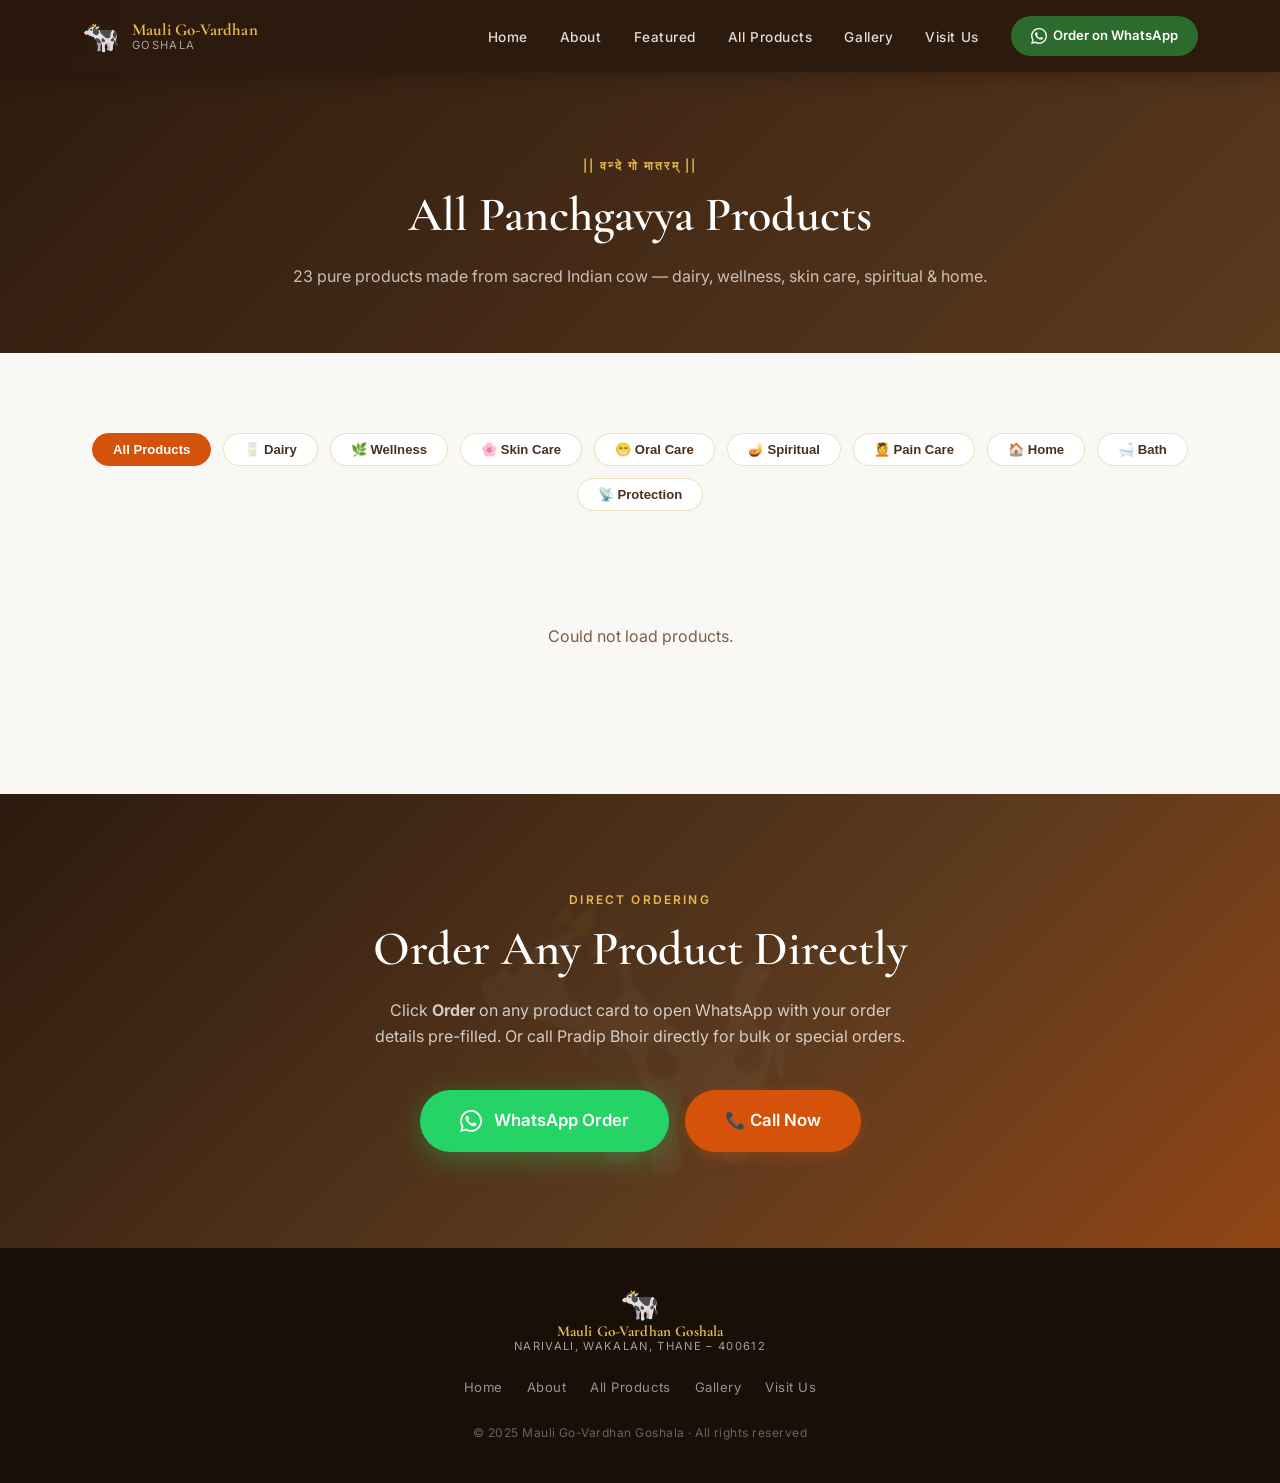
<file: products (1).html>
<!DOCTYPE html>
<html lang="en">
<head>
  <meta charset="UTF-8" />
  <meta name="viewport" content="width=device-width, initial-scale=1.0" />
  <title>All Products – Mauli Go-Vardhan Goshala</title>
  <link rel="preconnect" href="https://fonts.googleapis.com" />
  <link rel="preconnect" href="https://fonts.gstatic.com" crossorigin />
  <link href="https://fonts.googleapis.com/css2?family=Tiro+Devanagari+Sanskrit:ital@0;1&family=Cormorant+Garamond:ital,wght@0,300;0,400;0,600;0,700;1,300;1,400&family=Inter:wght@300;400;500;600&display=swap" rel="stylesheet" />
  <link rel="stylesheet" href="style.css" />
</head>
<body>

  <!-- NAV -->
  <nav id="navbar">
    <div class="nav-inner">
      <a href="index.html" class="nav-brand">
        <span class="brand-symbol">🐄</span>
        <span class="brand-text">
          <span class="brand-name">Mauli Go-Vardhan</span>
          <span class="brand-sub">Goshala</span>
        </span>
      </a>
      <ul class="nav-links" id="navLinks">
        <li><a href="index.html">Home</a></li>
        <li><a href="index.html#about">About</a></li>
        <li><a href="index.html#products">Featured</a></li>
        <li><a href="products.html" class="active">All Products</a></li>
        <li><a href="index.html#gallery">Gallery</a></li>
        <li><a href="index.html#locate">Visit Us</a></li>
      </ul>
      <a href="https://wa.me/919870832979?text=Namaste%2C%20I%20would%20like%20to%20order%20from%20Mauli%20Go-Vardhan%20Goshala." target="_blank" class="nav-cta">
        <svg width="16" height="16" viewBox="0 0 24 24" fill="currentColor"><path d="M17.472 14.382c-.297-.149-1.758-.867-2.03-.967-.273-.099-.471-.148-.67.15-.197.297-.767.966-.94 1.164-.173.199-.347.223-.644.075-.297-.15-1.255-.463-2.39-1.475-.883-.788-1.48-1.761-1.653-2.059-.173-.297-.018-.458.13-.606.134-.133.298-.347.446-.52.149-.174.198-.298.298-.497.099-.198.05-.371-.025-.52-.075-.149-.669-1.612-.916-2.207-.242-.579-.487-.5-.669-.51-.173-.008-.371-.01-.57-.01-.198 0-.52.074-.792.372-.272.297-1.04 1.016-1.04 2.479 0 1.462 1.065 2.875 1.213 3.074.149.198 2.096 3.2 5.077 4.487.709.306 1.262.489 1.694.625.712.227 1.36.195 1.871.118.571-.085 1.758-.719 2.006-1.413.248-.694.248-1.289.173-1.413-.074-.124-.272-.198-.57-.347m-5.421 7.403h-.004a9.87 9.87 0 01-5.031-1.378l-.361-.214-3.741.982.998-3.648-.235-.374a9.86 9.86 0 01-1.51-5.26c.001-5.45 4.436-9.884 9.888-9.884 2.64 0 5.122 1.03 6.988 2.898a9.825 9.825 0 012.893 6.994c-.003 5.45-4.437 9.884-9.885 9.884m8.413-18.297A11.815 11.815 0 0012.05 0C5.495 0 .16 5.335.157 11.892c0 2.096.547 4.142 1.588 5.945L.057 24l6.305-1.654a11.882 11.882 0 005.683 1.448h.005c6.554 0 11.89-5.335 11.893-11.893a11.821 11.821 0 00-3.48-8.413z"/></svg>
        Order on WhatsApp
      </a>
      <button class="hamburger" id="hamburger" aria-label="Open menu">
        <span></span><span></span><span></span>
      </button>
    </div>
  </nav>

  <!-- HERO -->
  <section class="products-page-hero">
    <div class="container">
      <p class="section-eyebrow">|| वन्दे गो मातरम् ||</p>
      <h1 class="section-title">All Panchgavya Products</h1>
      <p>23 pure products made from sacred Indian cow — dairy, wellness, skin care, spiritual & home.</p>
    </div>
  </section>

  <!-- FILTER + PRODUCTS -->
  <section class="all-products-section">
    <div class="container">
      <div class="products-filter">
        <button class="filter-btn active" data-tag="all">All Products</button>
        <button class="filter-btn" data-tag="Dairy">🥛 Dairy</button>
        <button class="filter-btn" data-tag="Wellness">🌿 Wellness</button>
        <button class="filter-btn" data-tag="Skin Care">🌸 Skin Care</button>
        <button class="filter-btn" data-tag="Oral Care">😁 Oral Care</button>
        <button class="filter-btn" data-tag="Spiritual">🪔 Spiritual</button>
        <button class="filter-btn" data-tag="Pain Care">💆 Pain Care</button>
        <button class="filter-btn" data-tag="Home">🏠 Home</button>
        <button class="filter-btn" data-tag="Bath">🛁 Bath</button>
        <button class="filter-btn" data-tag="Protection">📡 Protection</button>
      </div>
      <div id="allLoading" style="text-align:center;padding:4rem;color:var(--text-soft);">
        <div style="font-size:2.5rem;margin-bottom:1rem;">🐄</div>
        <p>Loading products...</p>
      </div>
      <div class="all-products-grid" id="allProductsGrid" style="display:none;"></div>
      </div>
  </section>

  <!-- CTA -->
  <section class="contact-cta">
    <div class="container cta-inner">
      <p class="section-eyebrow" style="color:var(--gold-light)">Direct Ordering</p>
      <h2 class="section-title" style="color:#fff">Order Any Product Directly</h2>
      <p style="color:rgba(255,255,255,0.75);max-width:540px;margin:1rem auto 2.5rem">
        Click <strong>Order</strong> on any product card to open WhatsApp with your order details pre-filled. Or call Pradip Bhoir directly for bulk or special orders.
      </p>
      <div style="display:flex;gap:1rem;justify-content:center;flex-wrap:wrap;">
        <a href="https://wa.me/919870832979?text=Namaste%20Pradip%20ji%2C%20I%20would%20like%20to%20place%20a%20bulk%20order%20for%20Mauli%20Goshala%20products." target="_blank" class="btn-whatsapp-large">
          <svg width="22" height="22" viewBox="0 0 24 24" fill="currentColor"><path d="M17.472 14.382c-.297-.149-1.758-.867-2.03-.967-.273-.099-.471-.148-.67.15-.197.297-.767.966-.94 1.164-.173.199-.347.223-.644.075-.297-.15-1.255-.463-2.39-1.475-.883-.788-1.48-1.761-1.653-2.059-.173-.297-.018-.458.13-.606.134-.133.298-.347.446-.52.149-.174.198-.298.298-.497.099-.198.05-.371-.025-.52-.075-.149-.669-1.612-.916-2.207-.242-.579-.487-.5-.669-.51-.173-.008-.371-.01-.57-.01-.198 0-.52.074-.792.372-.272.297-1.04 1.016-1.04 2.479 0 1.462 1.065 2.875 1.213 3.074.149.198 2.096 3.2 5.077 4.487.709.306 1.262.489 1.694.625.712.227 1.36.195 1.871.118.571-.085 1.758-.719 2.006-1.413.248-.694.248-1.289.173-1.413-.074-.124-.272-.198-.57-.347m-5.421 7.403h-.004a9.87 9.87 0 01-5.031-1.378l-.361-.214-3.741.982.998-3.648-.235-.374a9.86 9.86 0 01-1.51-5.26c.001-5.45 4.436-9.884 9.888-9.884 2.64 0 5.122 1.03 6.988 2.898a9.825 9.825 0 012.893 6.994c-.003 5.45-4.437 9.884-9.885 9.884m8.413-18.297A11.815 11.815 0 0012.05 0C5.495 0 .16 5.335.157 11.892c0 2.096.547 4.142 1.588 5.945L.057 24l6.305-1.654a11.882 11.882 0 005.683 1.448h.005c6.554 0 11.89-5.335 11.893-11.893a11.821 11.821 0 00-3.48-8.413z"/></svg>
          WhatsApp Order
        </a>
        <a href="tel:+919870832979" class="btn btn-primary" style="font-size:1.05rem;padding:1.1rem 2.5rem;">
          📞 Call Now
        </a>
      </div>
    </div>
  </section>

  <!-- FOOTER -->
  <footer class="footer">
    <div class="container footer-inner">
      <div class="footer-brand">
        <span class="brand-symbol" style="font-size:2rem;">🐄</span>
        <span class="brand-text">
          <span class="brand-name">Mauli Go-Vardhan Goshala</span>
          <span class="brand-sub">Narivali, Wakalan, Thane – 400612</span>
        </span>
      </div>
      <div class="footer-links">
        <a href="index.html">Home</a>
        <a href="index.html#about">About</a>
        <a href="products.html">All Products</a>
        <a href="index.html#gallery">Gallery</a>
        <a href="index.html#locate">Visit Us</a>
      </div>
      <p class="footer-copy">© 2025 Mauli Go-Vardhan Goshala · All rights reserved</p>
    </div>
  </footer>

  <!-- MODAL -->
  <div class="modal-backdrop" id="modalBackdrop">
    <div class="modal" id="productModal">
      <button class="modal-close" id="modalClose">✕</button>
      <div class="modal-body" id="modalBody"></div>
    </div>
  </div>

  <script src="script.js"></script>
  <script type="module">
  const SB_URL = 'https://nhiganjgelfwtukniwqq.supabase.co';
  const SB_KEY = 'eyJhbGciOiJIUzI1NiIsInR5cCI6IkpXVCJ9.eyJpc3MiOiJzdXBhYmFzZSIsInJlZiI6Im5oaWdhbmpnZWxmd3R1a25pd3FxIiwicm9sZSI6ImFub24iLCJpYXQiOjE3ODE1ODg0NDUsImV4cCI6MjA5NzE2NDQ0NX0.Sz1vWmxX9j1e5fUMwN5HlCrOunYPkjhDI7YQvJYsXyc';
  let allProds = [];

  function makeCard(p) {
    const wa = encodeURIComponent(p.whatsapp_msg || `Namaste Pradip ji 🙏\n\nI am interested in ordering:\n*${p.name}*\nPrice: ${p.price}\n\nPlease confirm. Thank you!`);
    const img = p.image_url
      ? `<img src="${p.image_url}" alt="${p.name}" style="width:100%;height:100%;object-fit:cover;">`
      : (p.emoji || '🛍️');
    const nameE = p.name.replace(/'/g,"\\'");
    const descE = (p.description||'').replace(/'/g,"\\'");
    const iconE = (p.emoji||'🛍️').replace(/'/g,"\\'");
    return `
      <div class="product-card" data-tag="${p.tag||''}">
        <div class="product-category">${p.tag||''}</div>
        ${p.badge ? `<div class="product-card-tag">${p.badge}</div>` : ''}
        <div class="product-icon-wrap">${img}</div>
        <div class="product-body">
          <h3 class="product-name">${p.name}</h3>
          <p class="product-desc">${p.description||''}</p>
        </div>
        <div class="product-footer">
          <span class="product-price">${p.price}</span>
          <div class="product-actions">
            <button class="btn btn-outline-saffron" onclick="openModal('${nameE}','${p.tag||''}','${p.price}','${descE}','${iconE}')">Know More</button>
            <a href="https://wa.me/919870832979?text=${wa}" target="_blank" class="btn btn-wa">🟢 Order</a>
          </div>
        </div>
      </div>`;
  }

  function renderGrid(list) {
    const grid = document.getElementById('allProductsGrid');
    if (!list.length) { grid.innerHTML = '<p style="text-align:center;color:var(--text-soft);padding:2rem;">No products found.</p>'; return; }
    grid.innerHTML = list.map(makeCard).join('');
  }

  async function loadAll() {
    try {
      const res = await fetch(
        `${SB_URL}/rest/v1/products?is_active=eq.true&order=id.asc`,
        { headers: { 'apikey': SB_KEY, 'Authorization': 'Bearer ' + SB_KEY } }
      );
      allProds = await res.json();
      document.getElementById('allLoading').style.display = 'none';
      document.getElementById('allProductsGrid').style.display = 'grid';
      renderGrid(allProds);
    } catch(e) {
      document.getElementById('allLoading').innerHTML = '<p>Could not load products.</p>';
    }
  }

  // Filter buttons
  document.querySelectorAll('.filter-btn').forEach(btn => {
    btn.addEventListener('click', () => {
      document.querySelectorAll('.filter-btn').forEach(b => b.classList.remove('active'));
      btn.classList.add('active');
      const tag = btn.dataset.tag;
      renderGrid(tag === 'all' ? allProds : allProds.filter(p => p.tag === tag));
    });
  });

  loadAll();
  </script>
</body>
</html>
</file>
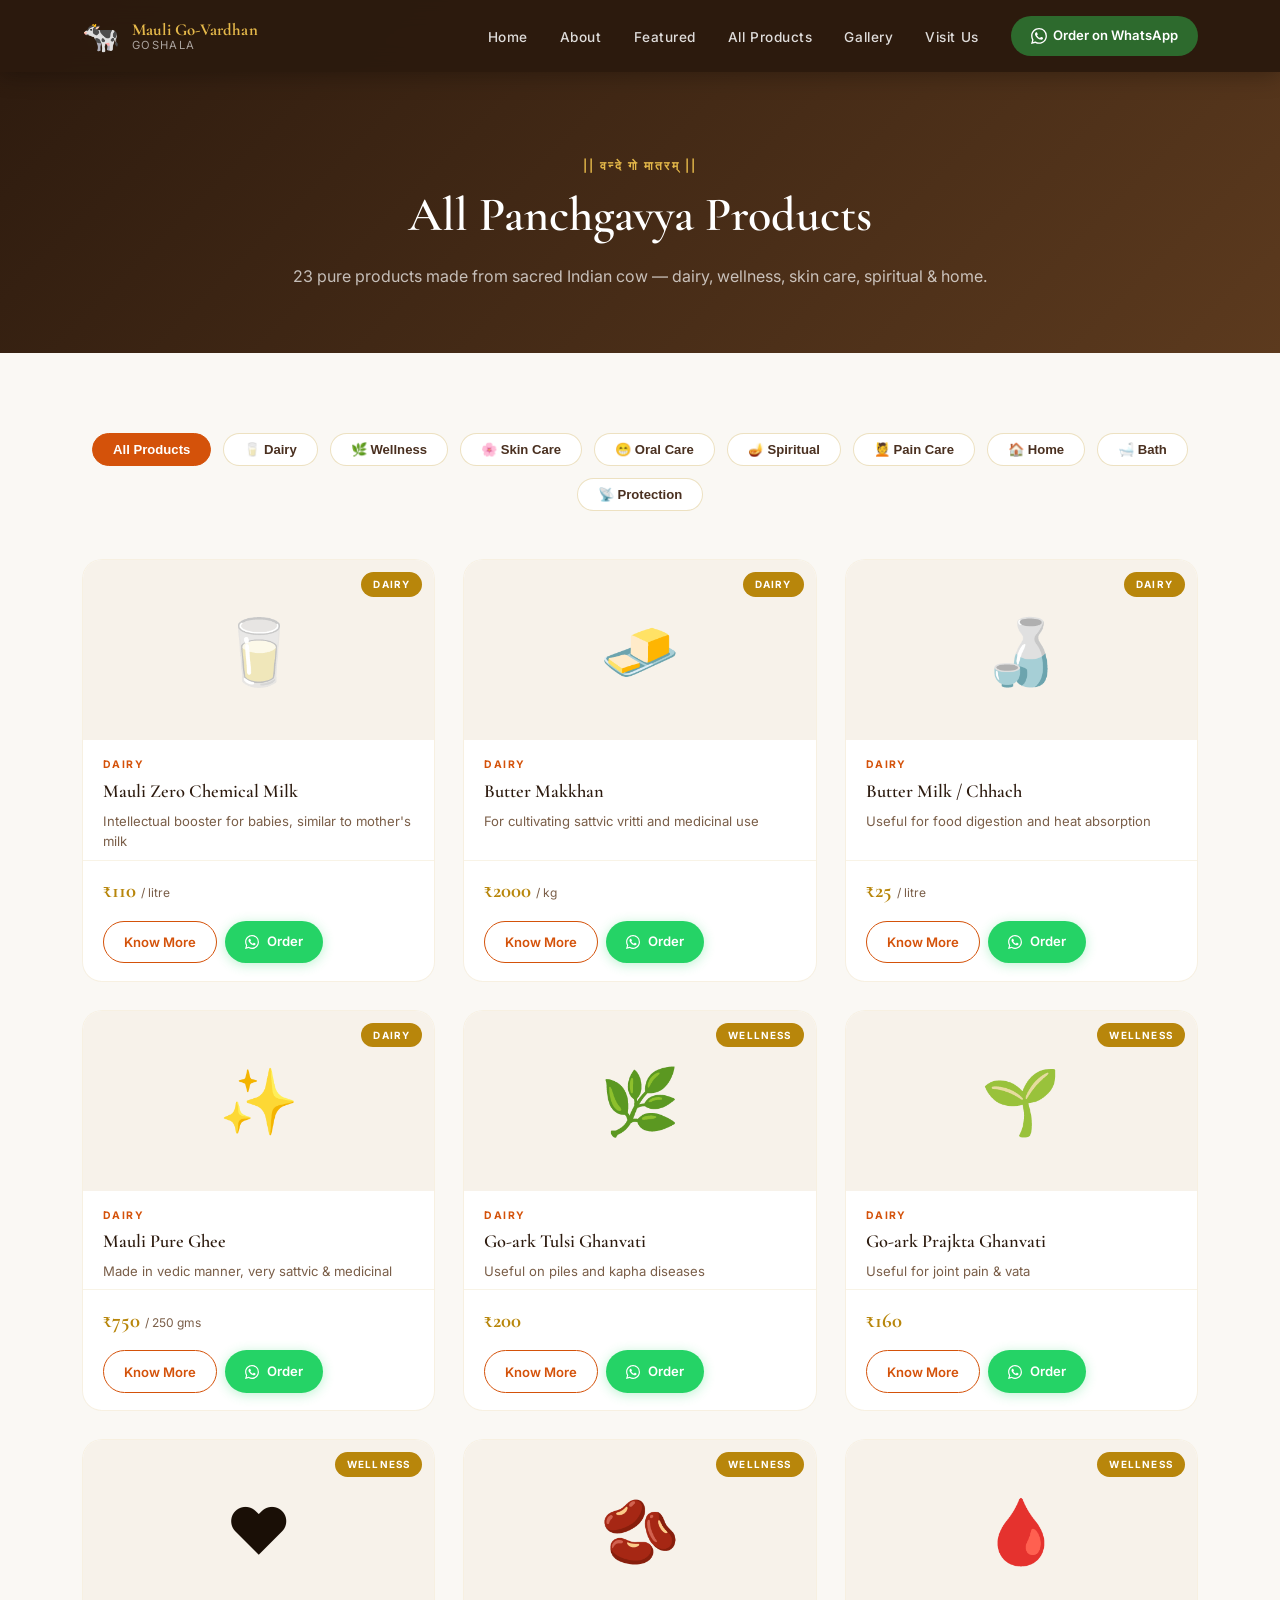
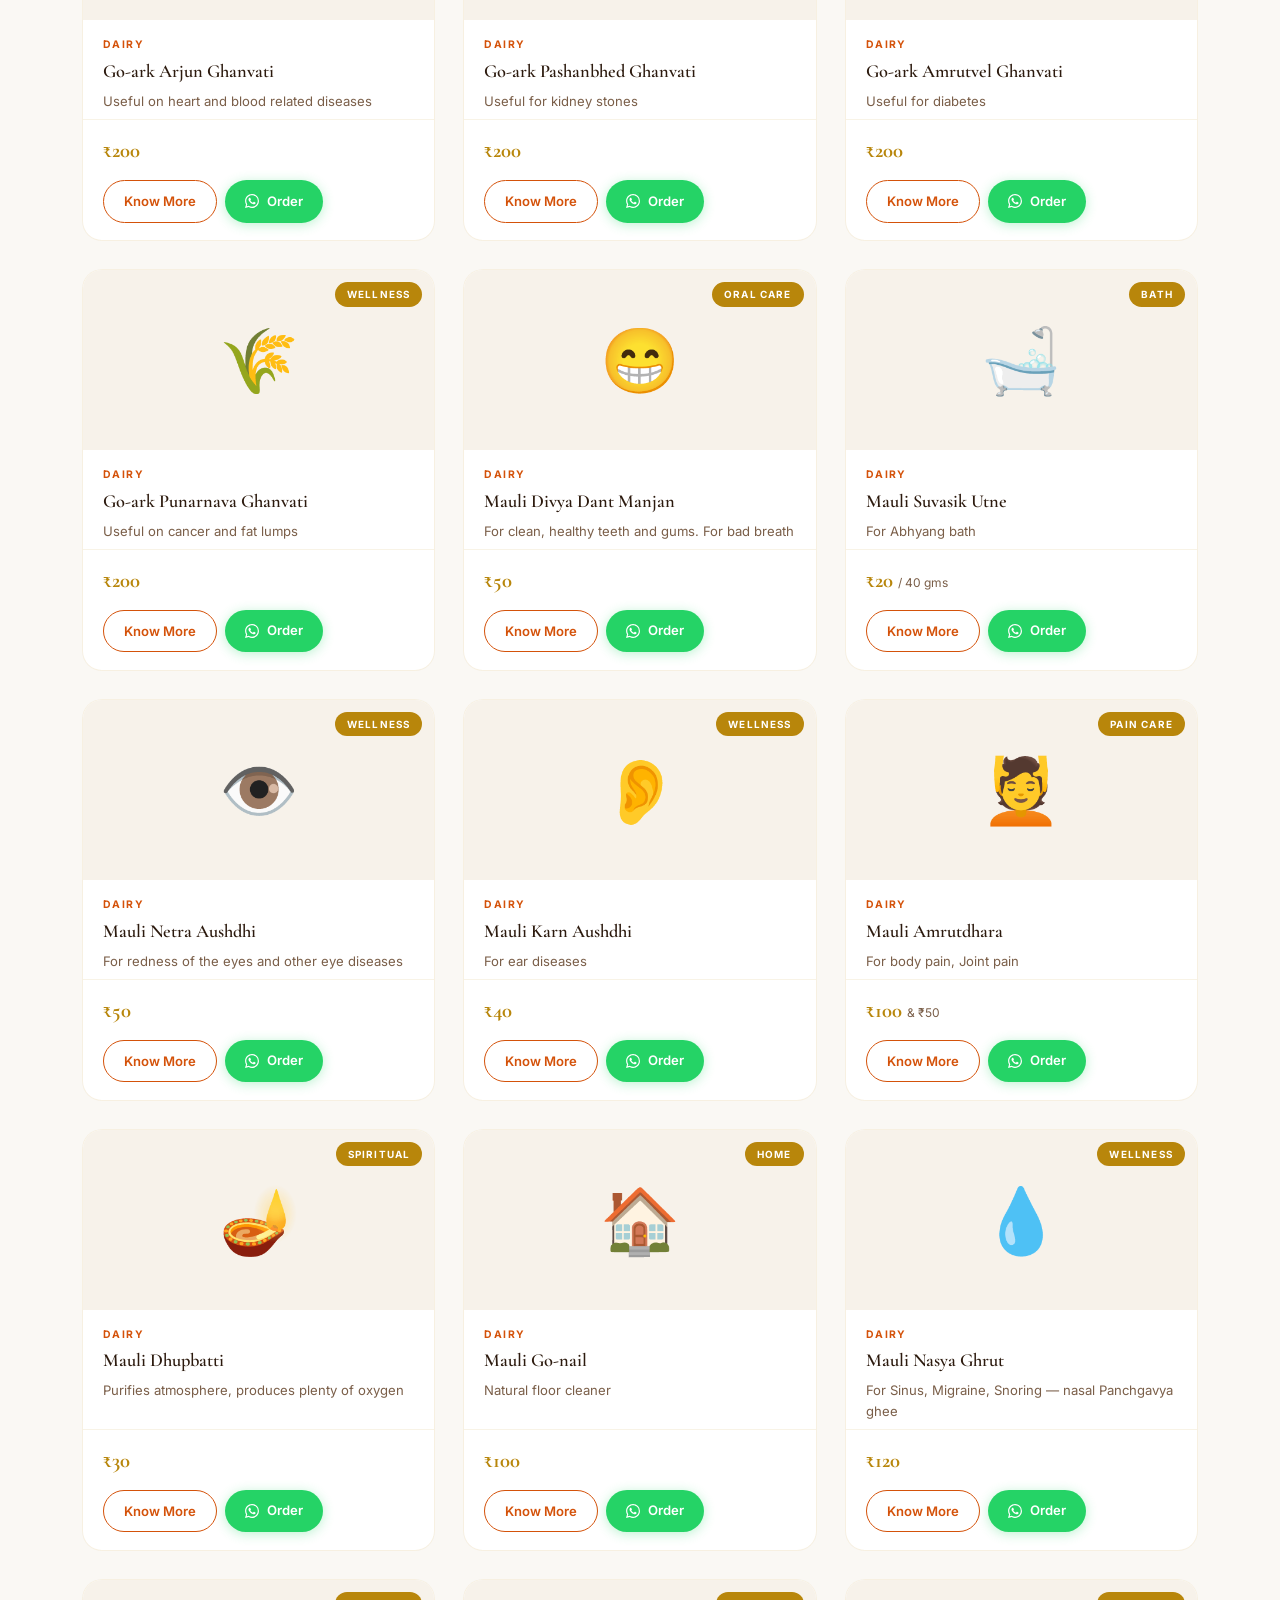
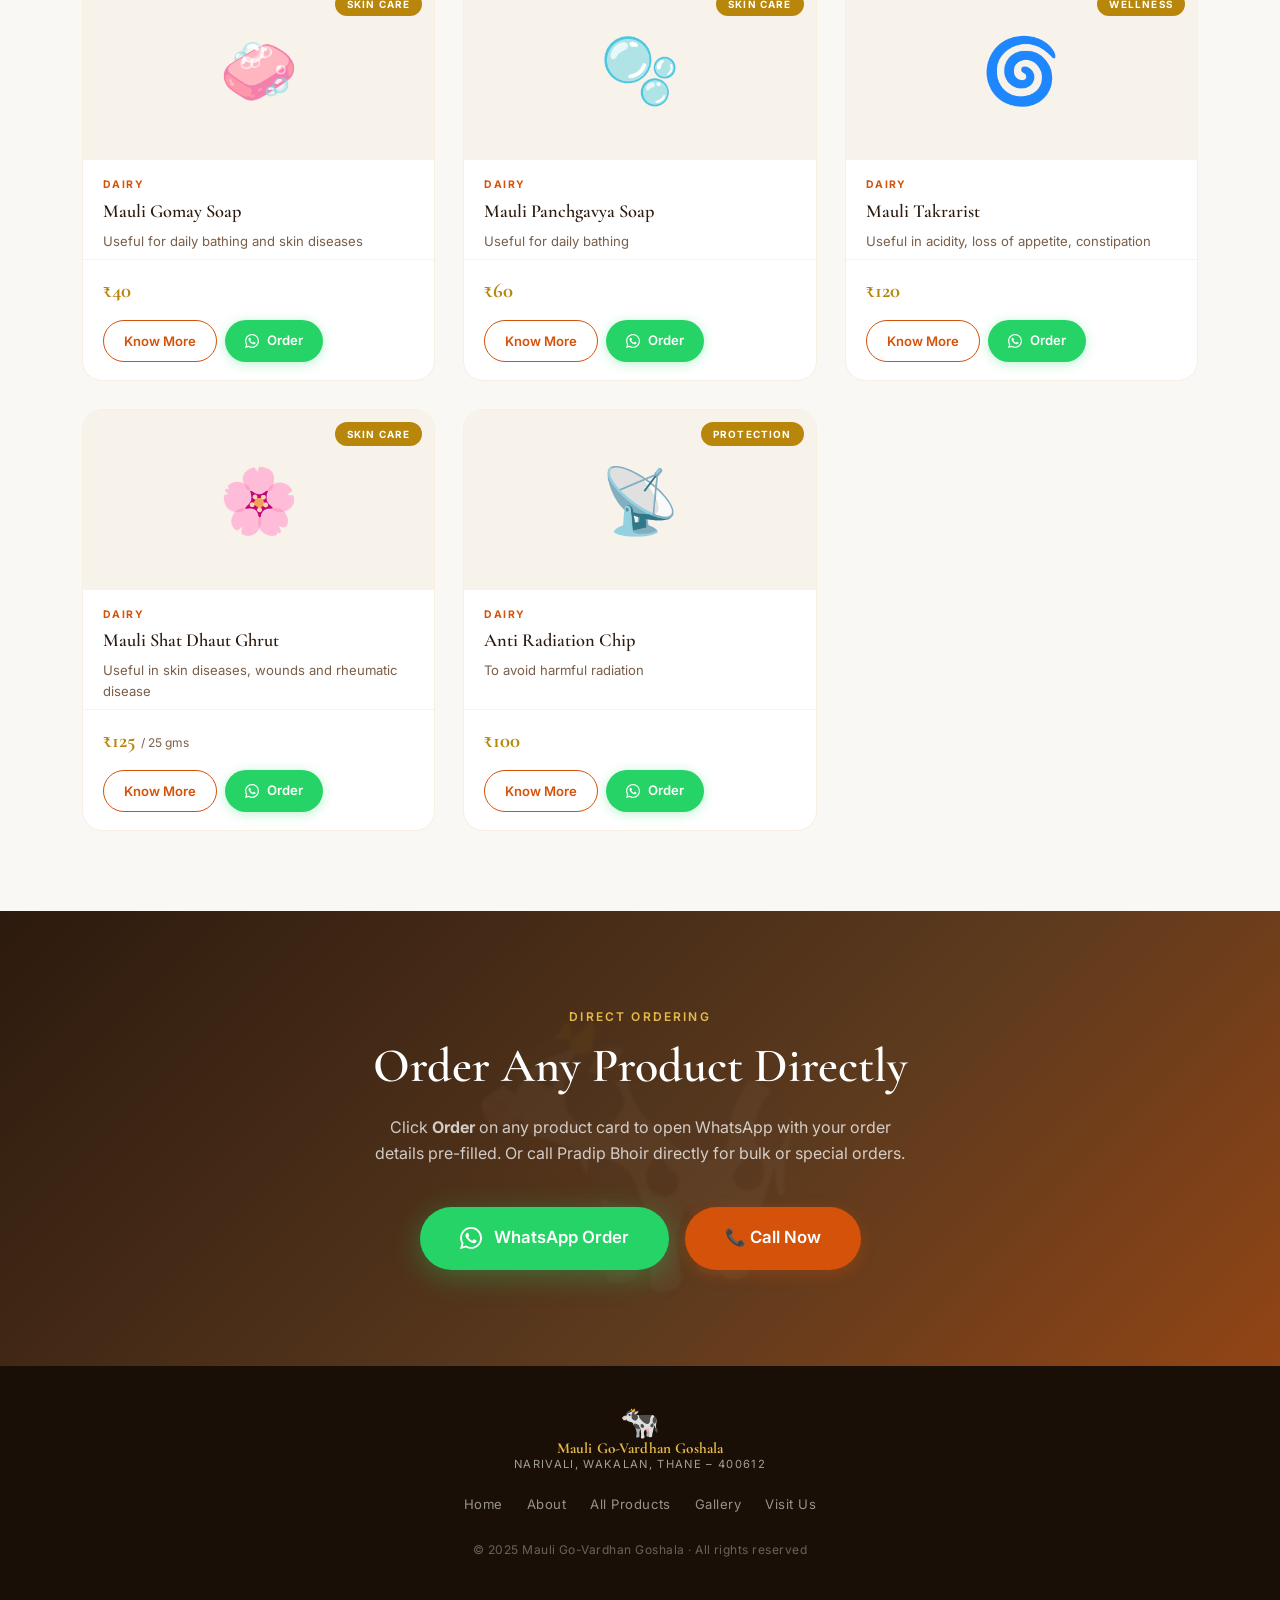
<file: products (2).html>
<!DOCTYPE html>
<html lang="en">
<head>
  <meta charset="UTF-8" />
  <meta name="viewport" content="width=device-width, initial-scale=1.0" />
  <title>All Products – Mauli Go-Vardhan Goshala</title>
  <link rel="preconnect" href="https://fonts.googleapis.com" />
  <link rel="preconnect" href="https://fonts.gstatic.com" crossorigin />
  <link href="https://fonts.googleapis.com/css2?family=Tiro+Devanagari+Sanskrit:ital@0;1&family=Cormorant+Garamond:ital,wght@0,300;0,400;0,600;0,700;1,300;1,400&family=Inter:wght@300;400;500;600&display=swap" rel="stylesheet" />
  <link rel="stylesheet" href="style.css" />
</head>
<body>

  <!-- NAV -->
  <nav id="navbar">
    <div class="nav-inner">
      <a href="index.html" class="nav-brand">
        <span class="brand-symbol">🐄</span>
        <span class="brand-text">
          <span class="brand-name">Mauli Go-Vardhan</span>
          <span class="brand-sub">Goshala</span>
        </span>
      </a>
      <ul class="nav-links" id="navLinks">
        <li><a href="index.html">Home</a></li>
        <li><a href="index.html#about">About</a></li>
        <li><a href="index.html#products">Featured</a></li>
        <li><a href="products.html" class="active">All Products</a></li>
        <li><a href="index.html#gallery">Gallery</a></li>
        <li><a href="index.html#locate">Visit Us</a></li>
      </ul>
      <a href="https://wa.me/919870832979?text=Namaste%2C%20I%20would%20like%20to%20order%20from%20Mauli%20Go-Vardhan%20Goshala." target="_blank" class="nav-cta">
        <svg width="16" height="16" viewBox="0 0 24 24" fill="currentColor"><path d="M17.472 14.382c-.297-.149-1.758-.867-2.03-.967-.273-.099-.471-.148-.67.15-.197.297-.767.966-.94 1.164-.173.199-.347.223-.644.075-.297-.15-1.255-.463-2.39-1.475-.883-.788-1.48-1.761-1.653-2.059-.173-.297-.018-.458.13-.606.134-.133.298-.347.446-.52.149-.174.198-.298.298-.497.099-.198.05-.371-.025-.52-.075-.149-.669-1.612-.916-2.207-.242-.579-.487-.5-.669-.51-.173-.008-.371-.01-.57-.01-.198 0-.52.074-.792.372-.272.297-1.04 1.016-1.04 2.479 0 1.462 1.065 2.875 1.213 3.074.149.198 2.096 3.2 5.077 4.487.709.306 1.262.489 1.694.625.712.227 1.36.195 1.871.118.571-.085 1.758-.719 2.006-1.413.248-.694.248-1.289.173-1.413-.074-.124-.272-.198-.57-.347m-5.421 7.403h-.004a9.87 9.87 0 01-5.031-1.378l-.361-.214-3.741.982.998-3.648-.235-.374a9.86 9.86 0 01-1.51-5.26c.001-5.45 4.436-9.884 9.888-9.884 2.64 0 5.122 1.03 6.988 2.898a9.825 9.825 0 012.893 6.994c-.003 5.45-4.437 9.884-9.885 9.884m8.413-18.297A11.815 11.815 0 0012.05 0C5.495 0 .16 5.335.157 11.892c0 2.096.547 4.142 1.588 5.945L.057 24l6.305-1.654a11.882 11.882 0 005.683 1.448h.005c6.554 0 11.89-5.335 11.893-11.893a11.821 11.821 0 00-3.48-8.413z"/></svg>
        Order on WhatsApp
      </a>
      <button class="hamburger" id="hamburger" aria-label="Open menu">
        <span></span><span></span><span></span>
      </button>
    </div>
  </nav>

  <!-- HERO -->
  <section class="products-page-hero">
    <div class="container">
      <p class="section-eyebrow">|| वन्दे गो मातरम् ||</p>
      <h1 class="section-title">All Panchgavya Products</h1>
      <p>23 pure products made from sacred Indian cow — dairy, wellness, skin care, spiritual & home.</p>
    </div>
  </section>

  <!-- FILTER + PRODUCTS -->
  <section class="all-products-section">
    <div class="container">
      <div class="products-filter">
        <button class="filter-btn active" data-tag="all">All Products</button>
        <button class="filter-btn" data-tag="Dairy">🥛 Dairy</button>
        <button class="filter-btn" data-tag="Wellness">🌿 Wellness</button>
        <button class="filter-btn" data-tag="Skin Care">🌸 Skin Care</button>
        <button class="filter-btn" data-tag="Oral Care">😁 Oral Care</button>
        <button class="filter-btn" data-tag="Spiritual">🪔 Spiritual</button>
        <button class="filter-btn" data-tag="Pain Care">💆 Pain Care</button>
        <button class="filter-btn" data-tag="Home">🏠 Home</button>
        <button class="filter-btn" data-tag="Bath">🛁 Bath</button>
        <button class="filter-btn" data-tag="Protection">📡 Protection</button>
      </div>
      <div class="all-products-grid" id="allProductsGrid">

        <!-- Card 1 -->
        <div class="product-card" data-tag="Dairy">
          <div class="product-card-tag">Dairy</div>
          <div class="product-icon-wrap">
            <!-- REPLACE emoji with: <img src="assets/milk.jpg" alt="Mauli Zero Chemical Milk"> -->
            🥛
          </div>
          <div class="product-body">
            <p class="product-category">Dairy</p>
            <h3 class="product-name">Mauli Zero Chemical Milk</h3>
            <p class="product-desc">Intellectual booster for babies, similar to mother's milk</p>
          </div>
          <div class="product-footer">
            <span class="product-price">₹110 <span>/ litre</span></span>
            <div class="product-actions">
              <button class="btn btn-outline-saffron" onclick="openModal('Mauli Zero Chemical Milk', 'Dairy', '₹110 / litre', 'Intellectual booster for babies, similar to mother\'s milk', '🥛')">Know More</button>
              <a href="https://wa.me/919870832979?text=Namaste%20Pradip%20ji%20%F0%9F%99%8F%0A%0AI%20am%20interested%20in%20ordering%3A%0A%2AMauli%20Zero%20Chemical%20Milk%2A%0APrice%3A%20%E2%82%B9110%20/%20litre%0A%0APlease%20confirm%20availability%20and%20delivery%20details.%20Thank%20you%21" target="_blank" class="btn btn-wa"><svg width="14" height="14" viewBox="0 0 24 24" fill="currentColor"><path d="M17.472 14.382c-.297-.149-1.758-.867-2.03-.967-.273-.099-.471-.148-.67.15-.197.297-.767.966-.94 1.164-.173.199-.347.223-.644.075-.297-.15-1.255-.463-2.39-1.475-.883-.788-1.48-1.761-1.653-2.059-.173-.297-.018-.458.13-.606.134-.133.298-.347.446-.52.149-.174.198-.298.298-.497.099-.198.05-.371-.025-.52-.075-.149-.669-1.612-.916-2.207-.242-.579-.487-.5-.669-.51-.173-.008-.371-.01-.57-.01-.198 0-.52.074-.792.372-.272.297-1.04 1.016-1.04 2.479 0 1.462 1.065 2.875 1.213 3.074.149.198 2.096 3.2 5.077 4.487.709.306 1.262.489 1.694.625.712.227 1.36.195 1.871.118.571-.085 1.758-.719 2.006-1.413.248-.694.248-1.289.173-1.413-.074-.124-.272-.198-.57-.347m-5.421 7.403h-.004a9.87 9.87 0 01-5.031-1.378l-.361-.214-3.741.982.998-3.648-.235-.374a9.86 9.86 0 01-1.51-5.26c.001-5.45 4.436-9.884 9.888-9.884 2.64 0 5.122 1.03 6.988 2.898a9.825 9.825 0 012.893 6.994c-.003 5.45-4.437 9.884-9.885 9.884m8.413-18.297A11.815 11.815 0 0012.05 0C5.495 0 .16 5.335.157 11.892c0 2.096.547 4.142 1.588 5.945L.057 24l6.305-1.654a11.882 11.882 0 005.683 1.448h.005c6.554 0 11.89-5.335 11.893-11.893a11.821 11.821 0 00-3.48-8.413z"/></svg> Order</a>
            </div>
          </div>
        </div>

        <!-- Card 2 -->
        <div class="product-card" data-tag="Dairy">
          <div class="product-card-tag">Dairy</div>
          <div class="product-icon-wrap">
            <!-- REPLACE emoji with: <img src="assets/makkhan.jpg" alt="Butter Makkhan"> -->
            🧈
          </div>
          <div class="product-body">
            <p class="product-category">Dairy</p>
            <h3 class="product-name">Butter Makkhan</h3>
            <p class="product-desc">For cultivating sattvic vritti and medicinal use</p>
          </div>
          <div class="product-footer">
            <span class="product-price">₹2000 <span>/ kg</span></span>
            <div class="product-actions">
              <button class="btn btn-outline-saffron" onclick="openModal('Butter Makkhan', 'Dairy', '₹2000 / kg', 'For cultivating sattvic vritti and medicinal use', '🧈')">Know More</button>
              <a href="https://wa.me/919870832979?text=Namaste%20Pradip%20ji%20%F0%9F%99%8F%0A%0AI%20am%20interested%20in%20ordering%3A%0A%2AButter%20Makkhan%2A%0APrice%3A%20%E2%82%B92000%20/%20kg%0A%0APlease%20confirm%20availability%20and%20delivery%20details.%20Thank%20you%21" target="_blank" class="btn btn-wa"><svg width="14" height="14" viewBox="0 0 24 24" fill="currentColor"><path d="M17.472 14.382c-.297-.149-1.758-.867-2.03-.967-.273-.099-.471-.148-.67.15-.197.297-.767.966-.94 1.164-.173.199-.347.223-.644.075-.297-.15-1.255-.463-2.39-1.475-.883-.788-1.48-1.761-1.653-2.059-.173-.297-.018-.458.13-.606.134-.133.298-.347.446-.52.149-.174.198-.298.298-.497.099-.198.05-.371-.025-.52-.075-.149-.669-1.612-.916-2.207-.242-.579-.487-.5-.669-.51-.173-.008-.371-.01-.57-.01-.198 0-.52.074-.792.372-.272.297-1.04 1.016-1.04 2.479 0 1.462 1.065 2.875 1.213 3.074.149.198 2.096 3.2 5.077 4.487.709.306 1.262.489 1.694.625.712.227 1.36.195 1.871.118.571-.085 1.758-.719 2.006-1.413.248-.694.248-1.289.173-1.413-.074-.124-.272-.198-.57-.347m-5.421 7.403h-.004a9.87 9.87 0 01-5.031-1.378l-.361-.214-3.741.982.998-3.648-.235-.374a9.86 9.86 0 01-1.51-5.26c.001-5.45 4.436-9.884 9.888-9.884 2.64 0 5.122 1.03 6.988 2.898a9.825 9.825 0 012.893 6.994c-.003 5.45-4.437 9.884-9.885 9.884m8.413-18.297A11.815 11.815 0 0012.05 0C5.495 0 .16 5.335.157 11.892c0 2.096.547 4.142 1.588 5.945L.057 24l6.305-1.654a11.882 11.882 0 005.683 1.448h.005c6.554 0 11.89-5.335 11.893-11.893a11.821 11.821 0 00-3.48-8.413z"/></svg> Order</a>
            </div>
          </div>
        </div>

        <!-- Card 3 -->
        <div class="product-card" data-tag="Dairy">
          <div class="product-card-tag">Dairy</div>
          <div class="product-icon-wrap">
            <!-- REPLACE emoji with: <img src="assets/chhach.jpg" alt="Butter Milk / Chhach"> -->
            🍶
          </div>
          <div class="product-body">
            <p class="product-category">Dairy</p>
            <h3 class="product-name">Butter Milk / Chhach</h3>
            <p class="product-desc">Useful for food digestion and heat absorption</p>
          </div>
          <div class="product-footer">
            <span class="product-price">₹25 <span>/ litre</span></span>
            <div class="product-actions">
              <button class="btn btn-outline-saffron" onclick="openModal('Butter Milk / Chhach', 'Dairy', '₹25 / litre', 'Useful for food digestion and heat absorption', '🍶')">Know More</button>
              <a href="https://wa.me/919870832979?text=Namaste%20Pradip%20ji%20%F0%9F%99%8F%0A%0AI%20am%20interested%20in%20ordering%3A%0A%2AButter%20Milk%20/%20Chhach%2A%0APrice%3A%20%E2%82%B925%20/%20litre%0A%0APlease%20confirm%20availability%20and%20delivery%20details.%20Thank%20you%21" target="_blank" class="btn btn-wa"><svg width="14" height="14" viewBox="0 0 24 24" fill="currentColor"><path d="M17.472 14.382c-.297-.149-1.758-.867-2.03-.967-.273-.099-.471-.148-.67.15-.197.297-.767.966-.94 1.164-.173.199-.347.223-.644.075-.297-.15-1.255-.463-2.39-1.475-.883-.788-1.48-1.761-1.653-2.059-.173-.297-.018-.458.13-.606.134-.133.298-.347.446-.52.149-.174.198-.298.298-.497.099-.198.05-.371-.025-.52-.075-.149-.669-1.612-.916-2.207-.242-.579-.487-.5-.669-.51-.173-.008-.371-.01-.57-.01-.198 0-.52.074-.792.372-.272.297-1.04 1.016-1.04 2.479 0 1.462 1.065 2.875 1.213 3.074.149.198 2.096 3.2 5.077 4.487.709.306 1.262.489 1.694.625.712.227 1.36.195 1.871.118.571-.085 1.758-.719 2.006-1.413.248-.694.248-1.289.173-1.413-.074-.124-.272-.198-.57-.347m-5.421 7.403h-.004a9.87 9.87 0 01-5.031-1.378l-.361-.214-3.741.982.998-3.648-.235-.374a9.86 9.86 0 01-1.51-5.26c.001-5.45 4.436-9.884 9.888-9.884 2.64 0 5.122 1.03 6.988 2.898a9.825 9.825 0 012.893 6.994c-.003 5.45-4.437 9.884-9.885 9.884m8.413-18.297A11.815 11.815 0 0012.05 0C5.495 0 .16 5.335.157 11.892c0 2.096.547 4.142 1.588 5.945L.057 24l6.305-1.654a11.882 11.882 0 005.683 1.448h.005c6.554 0 11.89-5.335 11.893-11.893a11.821 11.821 0 00-3.48-8.413z"/></svg> Order</a>
            </div>
          </div>
        </div>

        <!-- Card 4 -->
        <div class="product-card" data-tag="Dairy">
          <div class="product-card-tag">Dairy</div>
          <div class="product-icon-wrap">
            <!-- REPLACE emoji with: <img src="assets/ghee.jpg" alt="Mauli Pure Ghee"> -->
            ✨
          </div>
          <div class="product-body">
            <p class="product-category">Dairy</p>
            <h3 class="product-name">Mauli Pure Ghee</h3>
            <p class="product-desc">Made in vedic manner, very sattvic & medicinal</p>
          </div>
          <div class="product-footer">
            <span class="product-price">₹750 <span>/ 250 gms</span></span>
            <div class="product-actions">
              <button class="btn btn-outline-saffron" onclick="openModal('Mauli Pure Ghee', 'Dairy', '₹750 / 250 gms', 'Made in vedic manner, very sattvic & medicinal', '✨')">Know More</button>
              <a href="https://wa.me/919870832979?text=Namaste%20Pradip%20ji%20%F0%9F%99%8F%0A%0AI%20am%20interested%20in%20ordering%3A%0A%2AMauli%20Pure%20Ghee%2A%0APrice%3A%20%E2%82%B9750%20/%20250%20gms%0A%0APlease%20confirm%20availability%20and%20delivery%20details.%20Thank%20you%21" target="_blank" class="btn btn-wa"><svg width="14" height="14" viewBox="0 0 24 24" fill="currentColor"><path d="M17.472 14.382c-.297-.149-1.758-.867-2.03-.967-.273-.099-.471-.148-.67.15-.197.297-.767.966-.94 1.164-.173.199-.347.223-.644.075-.297-.15-1.255-.463-2.39-1.475-.883-.788-1.48-1.761-1.653-2.059-.173-.297-.018-.458.13-.606.134-.133.298-.347.446-.52.149-.174.198-.298.298-.497.099-.198.05-.371-.025-.52-.075-.149-.669-1.612-.916-2.207-.242-.579-.487-.5-.669-.51-.173-.008-.371-.01-.57-.01-.198 0-.52.074-.792.372-.272.297-1.04 1.016-1.04 2.479 0 1.462 1.065 2.875 1.213 3.074.149.198 2.096 3.2 5.077 4.487.709.306 1.262.489 1.694.625.712.227 1.36.195 1.871.118.571-.085 1.758-.719 2.006-1.413.248-.694.248-1.289.173-1.413-.074-.124-.272-.198-.57-.347m-5.421 7.403h-.004a9.87 9.87 0 01-5.031-1.378l-.361-.214-3.741.982.998-3.648-.235-.374a9.86 9.86 0 01-1.51-5.26c.001-5.45 4.436-9.884 9.888-9.884 2.64 0 5.122 1.03 6.988 2.898a9.825 9.825 0 012.893 6.994c-.003 5.45-4.437 9.884-9.885 9.884m8.413-18.297A11.815 11.815 0 0012.05 0C5.495 0 .16 5.335.157 11.892c0 2.096.547 4.142 1.588 5.945L.057 24l6.305-1.654a11.882 11.882 0 005.683 1.448h.005c6.554 0 11.89-5.335 11.893-11.893a11.821 11.821 0 00-3.48-8.413z"/></svg> Order</a>
            </div>
          </div>
        </div>

        <!-- Card 5 -->
        <div class="product-card" data-tag="Wellness">
          <div class="product-card-tag">Wellness</div>
          <div class="product-icon-wrap">
            <!-- REPLACE emoji with: <img src="assets/tulsi-ghanvati.jpg" alt="Go-ark Tulsi Ghanvati"> -->
            🌿
          </div>
          <div class="product-body">
            <p class="product-category">Dairy</p>
            <h3 class="product-name">Go-ark Tulsi Ghanvati</h3>
            <p class="product-desc">Useful on piles and kapha diseases</p>
          </div>
          <div class="product-footer">
            <span class="product-price">₹200</span>
            <div class="product-actions">
              <button class="btn btn-outline-saffron" onclick="openModal('Go-ark Tulsi Ghanvati', 'Wellness', '₹200', 'Useful on piles and kapha diseases', '🌿')">Know More</button>
              <a href="https://wa.me/919870832979?text=Namaste%20Pradip%20ji%20%F0%9F%99%8F%0A%0AI%20am%20interested%20in%20ordering%3A%0A%2AGo-ark%20Tulsi%20Ghanvati%2A%0APrice%3A%20%E2%82%B9200%0A%0APlease%20confirm%20availability%20and%20delivery%20details.%20Thank%20you%21" target="_blank" class="btn btn-wa"><svg width="14" height="14" viewBox="0 0 24 24" fill="currentColor"><path d="M17.472 14.382c-.297-.149-1.758-.867-2.03-.967-.273-.099-.471-.148-.67.15-.197.297-.767.966-.94 1.164-.173.199-.347.223-.644.075-.297-.15-1.255-.463-2.39-1.475-.883-.788-1.48-1.761-1.653-2.059-.173-.297-.018-.458.13-.606.134-.133.298-.347.446-.52.149-.174.198-.298.298-.497.099-.198.05-.371-.025-.52-.075-.149-.669-1.612-.916-2.207-.242-.579-.487-.5-.669-.51-.173-.008-.371-.01-.57-.01-.198 0-.52.074-.792.372-.272.297-1.04 1.016-1.04 2.479 0 1.462 1.065 2.875 1.213 3.074.149.198 2.096 3.2 5.077 4.487.709.306 1.262.489 1.694.625.712.227 1.36.195 1.871.118.571-.085 1.758-.719 2.006-1.413.248-.694.248-1.289.173-1.413-.074-.124-.272-.198-.57-.347m-5.421 7.403h-.004a9.87 9.87 0 01-5.031-1.378l-.361-.214-3.741.982.998-3.648-.235-.374a9.86 9.86 0 01-1.51-5.26c.001-5.45 4.436-9.884 9.888-9.884 2.64 0 5.122 1.03 6.988 2.898a9.825 9.825 0 012.893 6.994c-.003 5.45-4.437 9.884-9.885 9.884m8.413-18.297A11.815 11.815 0 0012.05 0C5.495 0 .16 5.335.157 11.892c0 2.096.547 4.142 1.588 5.945L.057 24l6.305-1.654a11.882 11.882 0 005.683 1.448h.005c6.554 0 11.89-5.335 11.893-11.893a11.821 11.821 0 00-3.48-8.413z"/></svg> Order</a>
            </div>
          </div>
        </div>

        <!-- Card 6 -->
        <div class="product-card" data-tag="Wellness">
          <div class="product-card-tag">Wellness</div>
          <div class="product-icon-wrap">
            <!-- REPLACE emoji with: <img src="assets/prajkta-ghanvati.jpg" alt="Go-ark Prajkta Ghanvati"> -->
            🌱
          </div>
          <div class="product-body">
            <p class="product-category">Dairy</p>
            <h3 class="product-name">Go-ark Prajkta Ghanvati</h3>
            <p class="product-desc">Useful for joint pain & vata</p>
          </div>
          <div class="product-footer">
            <span class="product-price">₹160</span>
            <div class="product-actions">
              <button class="btn btn-outline-saffron" onclick="openModal('Go-ark Prajkta Ghanvati', 'Wellness', '₹160', 'Useful for joint pain & vata', '🌱')">Know More</button>
              <a href="https://wa.me/919870832979?text=Namaste%20Pradip%20ji%20%F0%9F%99%8F%0A%0AI%20am%20interested%20in%20ordering%3A%0A%2AGo-ark%20Prajkta%20Ghanvati%2A%0APrice%3A%20%E2%82%B9160%0A%0APlease%20confirm%20availability%20and%20delivery%20details.%20Thank%20you%21" target="_blank" class="btn btn-wa"><svg width="14" height="14" viewBox="0 0 24 24" fill="currentColor"><path d="M17.472 14.382c-.297-.149-1.758-.867-2.03-.967-.273-.099-.471-.148-.67.15-.197.297-.767.966-.94 1.164-.173.199-.347.223-.644.075-.297-.15-1.255-.463-2.39-1.475-.883-.788-1.48-1.761-1.653-2.059-.173-.297-.018-.458.13-.606.134-.133.298-.347.446-.52.149-.174.198-.298.298-.497.099-.198.05-.371-.025-.52-.075-.149-.669-1.612-.916-2.207-.242-.579-.487-.5-.669-.51-.173-.008-.371-.01-.57-.01-.198 0-.52.074-.792.372-.272.297-1.04 1.016-1.04 2.479 0 1.462 1.065 2.875 1.213 3.074.149.198 2.096 3.2 5.077 4.487.709.306 1.262.489 1.694.625.712.227 1.36.195 1.871.118.571-.085 1.758-.719 2.006-1.413.248-.694.248-1.289.173-1.413-.074-.124-.272-.198-.57-.347m-5.421 7.403h-.004a9.87 9.87 0 01-5.031-1.378l-.361-.214-3.741.982.998-3.648-.235-.374a9.86 9.86 0 01-1.51-5.26c.001-5.45 4.436-9.884 9.888-9.884 2.64 0 5.122 1.03 6.988 2.898a9.825 9.825 0 012.893 6.994c-.003 5.45-4.437 9.884-9.885 9.884m8.413-18.297A11.815 11.815 0 0012.05 0C5.495 0 .16 5.335.157 11.892c0 2.096.547 4.142 1.588 5.945L.057 24l6.305-1.654a11.882 11.882 0 005.683 1.448h.005c6.554 0 11.89-5.335 11.893-11.893a11.821 11.821 0 00-3.48-8.413z"/></svg> Order</a>
            </div>
          </div>
        </div>

        <!-- Card 7 -->
        <div class="product-card" data-tag="Wellness">
          <div class="product-card-tag">Wellness</div>
          <div class="product-icon-wrap">
            <!-- REPLACE emoji with: <img src="assets/arjun-ghanvati.jpg" alt="Go-ark Arjun Ghanvati"> -->
            ❤️
          </div>
          <div class="product-body">
            <p class="product-category">Dairy</p>
            <h3 class="product-name">Go-ark Arjun Ghanvati</h3>
            <p class="product-desc">Useful on heart and blood related diseases</p>
          </div>
          <div class="product-footer">
            <span class="product-price">₹200</span>
            <div class="product-actions">
              <button class="btn btn-outline-saffron" onclick="openModal('Go-ark Arjun Ghanvati', 'Wellness', '₹200', 'Useful on heart and blood related diseases', '❤️')">Know More</button>
              <a href="https://wa.me/919870832979?text=Namaste%20Pradip%20ji%20%F0%9F%99%8F%0A%0AI%20am%20interested%20in%20ordering%3A%0A%2AGo-ark%20Arjun%20Ghanvati%2A%0APrice%3A%20%E2%82%B9200%0A%0APlease%20confirm%20availability%20and%20delivery%20details.%20Thank%20you%21" target="_blank" class="btn btn-wa"><svg width="14" height="14" viewBox="0 0 24 24" fill="currentColor"><path d="M17.472 14.382c-.297-.149-1.758-.867-2.03-.967-.273-.099-.471-.148-.67.15-.197.297-.767.966-.94 1.164-.173.199-.347.223-.644.075-.297-.15-1.255-.463-2.39-1.475-.883-.788-1.48-1.761-1.653-2.059-.173-.297-.018-.458.13-.606.134-.133.298-.347.446-.52.149-.174.198-.298.298-.497.099-.198.05-.371-.025-.52-.075-.149-.669-1.612-.916-2.207-.242-.579-.487-.5-.669-.51-.173-.008-.371-.01-.57-.01-.198 0-.52.074-.792.372-.272.297-1.04 1.016-1.04 2.479 0 1.462 1.065 2.875 1.213 3.074.149.198 2.096 3.2 5.077 4.487.709.306 1.262.489 1.694.625.712.227 1.36.195 1.871.118.571-.085 1.758-.719 2.006-1.413.248-.694.248-1.289.173-1.413-.074-.124-.272-.198-.57-.347m-5.421 7.403h-.004a9.87 9.87 0 01-5.031-1.378l-.361-.214-3.741.982.998-3.648-.235-.374a9.86 9.86 0 01-1.51-5.26c.001-5.45 4.436-9.884 9.888-9.884 2.64 0 5.122 1.03 6.988 2.898a9.825 9.825 0 012.893 6.994c-.003 5.45-4.437 9.884-9.885 9.884m8.413-18.297A11.815 11.815 0 0012.05 0C5.495 0 .16 5.335.157 11.892c0 2.096.547 4.142 1.588 5.945L.057 24l6.305-1.654a11.882 11.882 0 005.683 1.448h.005c6.554 0 11.89-5.335 11.893-11.893a11.821 11.821 0 00-3.48-8.413z"/></svg> Order</a>
            </div>
          </div>
        </div>

        <!-- Card 8 -->
        <div class="product-card" data-tag="Wellness">
          <div class="product-card-tag">Wellness</div>
          <div class="product-icon-wrap">
            <!-- REPLACE emoji with: <img src="assets/pashanbhed-ghanvati.jpg" alt="Go-ark Pashanbhed Ghanvati"> -->
            🫘
          </div>
          <div class="product-body">
            <p class="product-category">Dairy</p>
            <h3 class="product-name">Go-ark Pashanbhed Ghanvati</h3>
            <p class="product-desc">Useful for kidney stones</p>
          </div>
          <div class="product-footer">
            <span class="product-price">₹200</span>
            <div class="product-actions">
              <button class="btn btn-outline-saffron" onclick="openModal('Go-ark Pashanbhed Ghanvati', 'Wellness', '₹200', 'Useful for kidney stones', '🫘')">Know More</button>
              <a href="https://wa.me/919870832979?text=Namaste%20Pradip%20ji%20%F0%9F%99%8F%0A%0AI%20am%20interested%20in%20ordering%3A%0A%2AGo-ark%20Pashanbhed%20Ghanvati%2A%0APrice%3A%20%E2%82%B9200%0A%0APlease%20confirm%20availability%20and%20delivery%20details.%20Thank%20you%21" target="_blank" class="btn btn-wa"><svg width="14" height="14" viewBox="0 0 24 24" fill="currentColor"><path d="M17.472 14.382c-.297-.149-1.758-.867-2.03-.967-.273-.099-.471-.148-.67.15-.197.297-.767.966-.94 1.164-.173.199-.347.223-.644.075-.297-.15-1.255-.463-2.39-1.475-.883-.788-1.48-1.761-1.653-2.059-.173-.297-.018-.458.13-.606.134-.133.298-.347.446-.52.149-.174.198-.298.298-.497.099-.198.05-.371-.025-.52-.075-.149-.669-1.612-.916-2.207-.242-.579-.487-.5-.669-.51-.173-.008-.371-.01-.57-.01-.198 0-.52.074-.792.372-.272.297-1.04 1.016-1.04 2.479 0 1.462 1.065 2.875 1.213 3.074.149.198 2.096 3.2 5.077 4.487.709.306 1.262.489 1.694.625.712.227 1.36.195 1.871.118.571-.085 1.758-.719 2.006-1.413.248-.694.248-1.289.173-1.413-.074-.124-.272-.198-.57-.347m-5.421 7.403h-.004a9.87 9.87 0 01-5.031-1.378l-.361-.214-3.741.982.998-3.648-.235-.374a9.86 9.86 0 01-1.51-5.26c.001-5.45 4.436-9.884 9.888-9.884 2.64 0 5.122 1.03 6.988 2.898a9.825 9.825 0 012.893 6.994c-.003 5.45-4.437 9.884-9.885 9.884m8.413-18.297A11.815 11.815 0 0012.05 0C5.495 0 .16 5.335.157 11.892c0 2.096.547 4.142 1.588 5.945L.057 24l6.305-1.654a11.882 11.882 0 005.683 1.448h.005c6.554 0 11.89-5.335 11.893-11.893a11.821 11.821 0 00-3.48-8.413z"/></svg> Order</a>
            </div>
          </div>
        </div>

        <!-- Card 9 -->
        <div class="product-card" data-tag="Wellness">
          <div class="product-card-tag">Wellness</div>
          <div class="product-icon-wrap">
            <!-- REPLACE emoji with: <img src="assets/amrutvel-ghanvati.jpg" alt="Go-ark Amrutvel Ghanvati"> -->
            🩸
          </div>
          <div class="product-body">
            <p class="product-category">Dairy</p>
            <h3 class="product-name">Go-ark Amrutvel Ghanvati</h3>
            <p class="product-desc">Useful for diabetes</p>
          </div>
          <div class="product-footer">
            <span class="product-price">₹200</span>
            <div class="product-actions">
              <button class="btn btn-outline-saffron" onclick="openModal('Go-ark Amrutvel Ghanvati', 'Wellness', '₹200', 'Useful for diabetes', '🩸')">Know More</button>
              <a href="https://wa.me/919870832979?text=Namaste%20Pradip%20ji%20%F0%9F%99%8F%0A%0AI%20am%20interested%20in%20ordering%3A%0A%2AGo-ark%20Amrutvel%20Ghanvati%2A%0APrice%3A%20%E2%82%B9200%0A%0APlease%20confirm%20availability%20and%20delivery%20details.%20Thank%20you%21" target="_blank" class="btn btn-wa"><svg width="14" height="14" viewBox="0 0 24 24" fill="currentColor"><path d="M17.472 14.382c-.297-.149-1.758-.867-2.03-.967-.273-.099-.471-.148-.67.15-.197.297-.767.966-.94 1.164-.173.199-.347.223-.644.075-.297-.15-1.255-.463-2.39-1.475-.883-.788-1.48-1.761-1.653-2.059-.173-.297-.018-.458.13-.606.134-.133.298-.347.446-.52.149-.174.198-.298.298-.497.099-.198.05-.371-.025-.52-.075-.149-.669-1.612-.916-2.207-.242-.579-.487-.5-.669-.51-.173-.008-.371-.01-.57-.01-.198 0-.52.074-.792.372-.272.297-1.04 1.016-1.04 2.479 0 1.462 1.065 2.875 1.213 3.074.149.198 2.096 3.2 5.077 4.487.709.306 1.262.489 1.694.625.712.227 1.36.195 1.871.118.571-.085 1.758-.719 2.006-1.413.248-.694.248-1.289.173-1.413-.074-.124-.272-.198-.57-.347m-5.421 7.403h-.004a9.87 9.87 0 01-5.031-1.378l-.361-.214-3.741.982.998-3.648-.235-.374a9.86 9.86 0 01-1.51-5.26c.001-5.45 4.436-9.884 9.888-9.884 2.64 0 5.122 1.03 6.988 2.898a9.825 9.825 0 012.893 6.994c-.003 5.45-4.437 9.884-9.885 9.884m8.413-18.297A11.815 11.815 0 0012.05 0C5.495 0 .16 5.335.157 11.892c0 2.096.547 4.142 1.588 5.945L.057 24l6.305-1.654a11.882 11.882 0 005.683 1.448h.005c6.554 0 11.89-5.335 11.893-11.893a11.821 11.821 0 00-3.48-8.413z"/></svg> Order</a>
            </div>
          </div>
        </div>

        <!-- Card 10 -->
        <div class="product-card" data-tag="Wellness">
          <div class="product-card-tag">Wellness</div>
          <div class="product-icon-wrap">
            <!-- REPLACE emoji with: <img src="assets/punarnava-ghanvati.jpg" alt="Go-ark Punarnava Ghanvati"> -->
            🌾
          </div>
          <div class="product-body">
            <p class="product-category">Dairy</p>
            <h3 class="product-name">Go-ark Punarnava Ghanvati</h3>
            <p class="product-desc">Useful on cancer and fat lumps</p>
          </div>
          <div class="product-footer">
            <span class="product-price">₹200</span>
            <div class="product-actions">
              <button class="btn btn-outline-saffron" onclick="openModal('Go-ark Punarnava Ghanvati', 'Wellness', '₹200', 'Useful on cancer and fat lumps', '🌾')">Know More</button>
              <a href="https://wa.me/919870832979?text=Namaste%20Pradip%20ji%20%F0%9F%99%8F%0A%0AI%20am%20interested%20in%20ordering%3A%0A%2AGo-ark%20Punarnava%20Ghanvati%2A%0APrice%3A%20%E2%82%B9200%0A%0APlease%20confirm%20availability%20and%20delivery%20details.%20Thank%20you%21" target="_blank" class="btn btn-wa"><svg width="14" height="14" viewBox="0 0 24 24" fill="currentColor"><path d="M17.472 14.382c-.297-.149-1.758-.867-2.03-.967-.273-.099-.471-.148-.67.15-.197.297-.767.966-.94 1.164-.173.199-.347.223-.644.075-.297-.15-1.255-.463-2.39-1.475-.883-.788-1.48-1.761-1.653-2.059-.173-.297-.018-.458.13-.606.134-.133.298-.347.446-.52.149-.174.198-.298.298-.497.099-.198.05-.371-.025-.52-.075-.149-.669-1.612-.916-2.207-.242-.579-.487-.5-.669-.51-.173-.008-.371-.01-.57-.01-.198 0-.52.074-.792.372-.272.297-1.04 1.016-1.04 2.479 0 1.462 1.065 2.875 1.213 3.074.149.198 2.096 3.2 5.077 4.487.709.306 1.262.489 1.694.625.712.227 1.36.195 1.871.118.571-.085 1.758-.719 2.006-1.413.248-.694.248-1.289.173-1.413-.074-.124-.272-.198-.57-.347m-5.421 7.403h-.004a9.87 9.87 0 01-5.031-1.378l-.361-.214-3.741.982.998-3.648-.235-.374a9.86 9.86 0 01-1.51-5.26c.001-5.45 4.436-9.884 9.888-9.884 2.64 0 5.122 1.03 6.988 2.898a9.825 9.825 0 012.893 6.994c-.003 5.45-4.437 9.884-9.885 9.884m8.413-18.297A11.815 11.815 0 0012.05 0C5.495 0 .16 5.335.157 11.892c0 2.096.547 4.142 1.588 5.945L.057 24l6.305-1.654a11.882 11.882 0 005.683 1.448h.005c6.554 0 11.89-5.335 11.893-11.893a11.821 11.821 0 00-3.48-8.413z"/></svg> Order</a>
            </div>
          </div>
        </div>

        <!-- Card 11 -->
        <div class="product-card" data-tag="Oral Care">
          <div class="product-card-tag">Oral Care</div>
          <div class="product-icon-wrap">
            <!-- REPLACE emoji with: <img src="assets/dant-manjan.jpg" alt="Mauli Divya Dant Manjan"> -->
            😁
          </div>
          <div class="product-body">
            <p class="product-category">Dairy</p>
            <h3 class="product-name">Mauli Divya Dant Manjan</h3>
            <p class="product-desc">For clean, healthy teeth and gums. For bad breath</p>
          </div>
          <div class="product-footer">
            <span class="product-price">₹50</span>
            <div class="product-actions">
              <button class="btn btn-outline-saffron" onclick="openModal('Mauli Divya Dant Manjan', 'Oral Care', '₹50', 'For clean, healthy teeth and gums. For bad breath', '😁')">Know More</button>
              <a href="https://wa.me/919870832979?text=Namaste%20Pradip%20ji%20%F0%9F%99%8F%0A%0AI%20am%20interested%20in%20ordering%3A%0A%2AMauli%20Divya%20Dant%20Manjan%2A%0APrice%3A%20%E2%82%B950%0A%0APlease%20confirm%20availability%20and%20delivery%20details.%20Thank%20you%21" target="_blank" class="btn btn-wa"><svg width="14" height="14" viewBox="0 0 24 24" fill="currentColor"><path d="M17.472 14.382c-.297-.149-1.758-.867-2.03-.967-.273-.099-.471-.148-.67.15-.197.297-.767.966-.94 1.164-.173.199-.347.223-.644.075-.297-.15-1.255-.463-2.39-1.475-.883-.788-1.48-1.761-1.653-2.059-.173-.297-.018-.458.13-.606.134-.133.298-.347.446-.52.149-.174.198-.298.298-.497.099-.198.05-.371-.025-.52-.075-.149-.669-1.612-.916-2.207-.242-.579-.487-.5-.669-.51-.173-.008-.371-.01-.57-.01-.198 0-.52.074-.792.372-.272.297-1.04 1.016-1.04 2.479 0 1.462 1.065 2.875 1.213 3.074.149.198 2.096 3.2 5.077 4.487.709.306 1.262.489 1.694.625.712.227 1.36.195 1.871.118.571-.085 1.758-.719 2.006-1.413.248-.694.248-1.289.173-1.413-.074-.124-.272-.198-.57-.347m-5.421 7.403h-.004a9.87 9.87 0 01-5.031-1.378l-.361-.214-3.741.982.998-3.648-.235-.374a9.86 9.86 0 01-1.51-5.26c.001-5.45 4.436-9.884 9.888-9.884 2.64 0 5.122 1.03 6.988 2.898a9.825 9.825 0 012.893 6.994c-.003 5.45-4.437 9.884-9.885 9.884m8.413-18.297A11.815 11.815 0 0012.05 0C5.495 0 .16 5.335.157 11.892c0 2.096.547 4.142 1.588 5.945L.057 24l6.305-1.654a11.882 11.882 0 005.683 1.448h.005c6.554 0 11.89-5.335 11.893-11.893a11.821 11.821 0 00-3.48-8.413z"/></svg> Order</a>
            </div>
          </div>
        </div>

        <!-- Card 12 -->
        <div class="product-card" data-tag="Bath">
          <div class="product-card-tag">Bath</div>
          <div class="product-icon-wrap">
            <!-- REPLACE emoji with: <img src="assets/suvasik-utne.jpg" alt="Mauli Suvasik Utne"> -->
            🛁
          </div>
          <div class="product-body">
            <p class="product-category">Dairy</p>
            <h3 class="product-name">Mauli Suvasik Utne</h3>
            <p class="product-desc">For Abhyang bath</p>
          </div>
          <div class="product-footer">
            <span class="product-price">₹20 <span>/ 40 gms</span></span>
            <div class="product-actions">
              <button class="btn btn-outline-saffron" onclick="openModal('Mauli Suvasik Utne', 'Bath', '₹20 / 40 gms', 'For Abhyang bath', '🛁')">Know More</button>
              <a href="https://wa.me/919870832979?text=Namaste%20Pradip%20ji%20%F0%9F%99%8F%0A%0AI%20am%20interested%20in%20ordering%3A%0A%2AMauli%20Suvasik%20Utne%2A%0APrice%3A%20%E2%82%B920%20/%2040%20gms%0A%0APlease%20confirm%20availability%20and%20delivery%20details.%20Thank%20you%21" target="_blank" class="btn btn-wa"><svg width="14" height="14" viewBox="0 0 24 24" fill="currentColor"><path d="M17.472 14.382c-.297-.149-1.758-.867-2.03-.967-.273-.099-.471-.148-.67.15-.197.297-.767.966-.94 1.164-.173.199-.347.223-.644.075-.297-.15-1.255-.463-2.39-1.475-.883-.788-1.48-1.761-1.653-2.059-.173-.297-.018-.458.13-.606.134-.133.298-.347.446-.52.149-.174.198-.298.298-.497.099-.198.05-.371-.025-.52-.075-.149-.669-1.612-.916-2.207-.242-.579-.487-.5-.669-.51-.173-.008-.371-.01-.57-.01-.198 0-.52.074-.792.372-.272.297-1.04 1.016-1.04 2.479 0 1.462 1.065 2.875 1.213 3.074.149.198 2.096 3.2 5.077 4.487.709.306 1.262.489 1.694.625.712.227 1.36.195 1.871.118.571-.085 1.758-.719 2.006-1.413.248-.694.248-1.289.173-1.413-.074-.124-.272-.198-.57-.347m-5.421 7.403h-.004a9.87 9.87 0 01-5.031-1.378l-.361-.214-3.741.982.998-3.648-.235-.374a9.86 9.86 0 01-1.51-5.26c.001-5.45 4.436-9.884 9.888-9.884 2.64 0 5.122 1.03 6.988 2.898a9.825 9.825 0 012.893 6.994c-.003 5.45-4.437 9.884-9.885 9.884m8.413-18.297A11.815 11.815 0 0012.05 0C5.495 0 .16 5.335.157 11.892c0 2.096.547 4.142 1.588 5.945L.057 24l6.305-1.654a11.882 11.882 0 005.683 1.448h.005c6.554 0 11.89-5.335 11.893-11.893a11.821 11.821 0 00-3.48-8.413z"/></svg> Order</a>
            </div>
          </div>
        </div>

        <!-- Card 13 -->
        <div class="product-card" data-tag="Wellness">
          <div class="product-card-tag">Wellness</div>
          <div class="product-icon-wrap">
            <!-- REPLACE emoji with: <img src="assets/netra-aushdhi.jpg" alt="Mauli Netra Aushdhi"> -->
            👁️
          </div>
          <div class="product-body">
            <p class="product-category">Dairy</p>
            <h3 class="product-name">Mauli Netra Aushdhi</h3>
            <p class="product-desc">For redness of the eyes and other eye diseases</p>
          </div>
          <div class="product-footer">
            <span class="product-price">₹50</span>
            <div class="product-actions">
              <button class="btn btn-outline-saffron" onclick="openModal('Mauli Netra Aushdhi', 'Wellness', '₹50', 'For redness of the eyes and other eye diseases', '👁️')">Know More</button>
              <a href="https://wa.me/919870832979?text=Namaste%20Pradip%20ji%20%F0%9F%99%8F%0A%0AI%20am%20interested%20in%20ordering%3A%0A%2AMauli%20Netra%20Aushdhi%2A%0APrice%3A%20%E2%82%B950%0A%0APlease%20confirm%20availability%20and%20delivery%20details.%20Thank%20you%21" target="_blank" class="btn btn-wa"><svg width="14" height="14" viewBox="0 0 24 24" fill="currentColor"><path d="M17.472 14.382c-.297-.149-1.758-.867-2.03-.967-.273-.099-.471-.148-.67.15-.197.297-.767.966-.94 1.164-.173.199-.347.223-.644.075-.297-.15-1.255-.463-2.39-1.475-.883-.788-1.48-1.761-1.653-2.059-.173-.297-.018-.458.13-.606.134-.133.298-.347.446-.52.149-.174.198-.298.298-.497.099-.198.05-.371-.025-.52-.075-.149-.669-1.612-.916-2.207-.242-.579-.487-.5-.669-.51-.173-.008-.371-.01-.57-.01-.198 0-.52.074-.792.372-.272.297-1.04 1.016-1.04 2.479 0 1.462 1.065 2.875 1.213 3.074.149.198 2.096 3.2 5.077 4.487.709.306 1.262.489 1.694.625.712.227 1.36.195 1.871.118.571-.085 1.758-.719 2.006-1.413.248-.694.248-1.289.173-1.413-.074-.124-.272-.198-.57-.347m-5.421 7.403h-.004a9.87 9.87 0 01-5.031-1.378l-.361-.214-3.741.982.998-3.648-.235-.374a9.86 9.86 0 01-1.51-5.26c.001-5.45 4.436-9.884 9.888-9.884 2.64 0 5.122 1.03 6.988 2.898a9.825 9.825 0 012.893 6.994c-.003 5.45-4.437 9.884-9.885 9.884m8.413-18.297A11.815 11.815 0 0012.05 0C5.495 0 .16 5.335.157 11.892c0 2.096.547 4.142 1.588 5.945L.057 24l6.305-1.654a11.882 11.882 0 005.683 1.448h.005c6.554 0 11.89-5.335 11.893-11.893a11.821 11.821 0 00-3.48-8.413z"/></svg> Order</a>
            </div>
          </div>
        </div>

        <!-- Card 14 -->
        <div class="product-card" data-tag="Wellness">
          <div class="product-card-tag">Wellness</div>
          <div class="product-icon-wrap">
            <!-- REPLACE emoji with: <img src="assets/karn-aushdhi.jpg" alt="Mauli Karn Aushdhi"> -->
            👂
          </div>
          <div class="product-body">
            <p class="product-category">Dairy</p>
            <h3 class="product-name">Mauli Karn Aushdhi</h3>
            <p class="product-desc">For ear diseases</p>
          </div>
          <div class="product-footer">
            <span class="product-price">₹40</span>
            <div class="product-actions">
              <button class="btn btn-outline-saffron" onclick="openModal('Mauli Karn Aushdhi', 'Wellness', '₹40', 'For ear diseases', '👂')">Know More</button>
              <a href="https://wa.me/919870832979?text=Namaste%20Pradip%20ji%20%F0%9F%99%8F%0A%0AI%20am%20interested%20in%20ordering%3A%0A%2AMauli%20Karn%20Aushdhi%2A%0APrice%3A%20%E2%82%B940%0A%0APlease%20confirm%20availability%20and%20delivery%20details.%20Thank%20you%21" target="_blank" class="btn btn-wa"><svg width="14" height="14" viewBox="0 0 24 24" fill="currentColor"><path d="M17.472 14.382c-.297-.149-1.758-.867-2.03-.967-.273-.099-.471-.148-.67.15-.197.297-.767.966-.94 1.164-.173.199-.347.223-.644.075-.297-.15-1.255-.463-2.39-1.475-.883-.788-1.48-1.761-1.653-2.059-.173-.297-.018-.458.13-.606.134-.133.298-.347.446-.52.149-.174.198-.298.298-.497.099-.198.05-.371-.025-.52-.075-.149-.669-1.612-.916-2.207-.242-.579-.487-.5-.669-.51-.173-.008-.371-.01-.57-.01-.198 0-.52.074-.792.372-.272.297-1.04 1.016-1.04 2.479 0 1.462 1.065 2.875 1.213 3.074.149.198 2.096 3.2 5.077 4.487.709.306 1.262.489 1.694.625.712.227 1.36.195 1.871.118.571-.085 1.758-.719 2.006-1.413.248-.694.248-1.289.173-1.413-.074-.124-.272-.198-.57-.347m-5.421 7.403h-.004a9.87 9.87 0 01-5.031-1.378l-.361-.214-3.741.982.998-3.648-.235-.374a9.86 9.86 0 01-1.51-5.26c.001-5.45 4.436-9.884 9.888-9.884 2.64 0 5.122 1.03 6.988 2.898a9.825 9.825 0 012.893 6.994c-.003 5.45-4.437 9.884-9.885 9.884m8.413-18.297A11.815 11.815 0 0012.05 0C5.495 0 .16 5.335.157 11.892c0 2.096.547 4.142 1.588 5.945L.057 24l6.305-1.654a11.882 11.882 0 005.683 1.448h.005c6.554 0 11.89-5.335 11.893-11.893a11.821 11.821 0 00-3.48-8.413z"/></svg> Order</a>
            </div>
          </div>
        </div>

        <!-- Card 15 -->
        <div class="product-card" data-tag="Pain Care">
          <div class="product-card-tag">Pain Care</div>
          <div class="product-icon-wrap">
            <!-- REPLACE emoji with: <img src="assets/amrutdhara.jpg" alt="Mauli Amrutdhara"> -->
            💆
          </div>
          <div class="product-body">
            <p class="product-category">Dairy</p>
            <h3 class="product-name">Mauli Amrutdhara</h3>
            <p class="product-desc">For body pain, Joint pain</p>
          </div>
          <div class="product-footer">
            <span class="product-price">₹100 <span>& ₹50</span></span>
            <div class="product-actions">
              <button class="btn btn-outline-saffron" onclick="openModal('Mauli Amrutdhara', 'Pain Care', '₹100 & ₹50', 'For body pain, Joint pain', '💆')">Know More</button>
              <a href="https://wa.me/919870832979?text=Namaste%20Pradip%20ji%20%F0%9F%99%8F%0A%0AI%20am%20interested%20in%20ordering%3A%0A%2AMauli%20Amrutdhara%2A%0APrice%3A%20%E2%82%B9100%20%26%20%E2%82%B950%0A%0APlease%20confirm%20availability%20and%20delivery%20details.%20Thank%20you%21" target="_blank" class="btn btn-wa"><svg width="14" height="14" viewBox="0 0 24 24" fill="currentColor"><path d="M17.472 14.382c-.297-.149-1.758-.867-2.03-.967-.273-.099-.471-.148-.67.15-.197.297-.767.966-.94 1.164-.173.199-.347.223-.644.075-.297-.15-1.255-.463-2.39-1.475-.883-.788-1.48-1.761-1.653-2.059-.173-.297-.018-.458.13-.606.134-.133.298-.347.446-.52.149-.174.198-.298.298-.497.099-.198.05-.371-.025-.52-.075-.149-.669-1.612-.916-2.207-.242-.579-.487-.5-.669-.51-.173-.008-.371-.01-.57-.01-.198 0-.52.074-.792.372-.272.297-1.04 1.016-1.04 2.479 0 1.462 1.065 2.875 1.213 3.074.149.198 2.096 3.2 5.077 4.487.709.306 1.262.489 1.694.625.712.227 1.36.195 1.871.118.571-.085 1.758-.719 2.006-1.413.248-.694.248-1.289.173-1.413-.074-.124-.272-.198-.57-.347m-5.421 7.403h-.004a9.87 9.87 0 01-5.031-1.378l-.361-.214-3.741.982.998-3.648-.235-.374a9.86 9.86 0 01-1.51-5.26c.001-5.45 4.436-9.884 9.888-9.884 2.64 0 5.122 1.03 6.988 2.898a9.825 9.825 0 012.893 6.994c-.003 5.45-4.437 9.884-9.885 9.884m8.413-18.297A11.815 11.815 0 0012.05 0C5.495 0 .16 5.335.157 11.892c0 2.096.547 4.142 1.588 5.945L.057 24l6.305-1.654a11.882 11.882 0 005.683 1.448h.005c6.554 0 11.89-5.335 11.893-11.893a11.821 11.821 0 00-3.48-8.413z"/></svg> Order</a>
            </div>
          </div>
        </div>

        <!-- Card 16 -->
        <div class="product-card" data-tag="Spiritual">
          <div class="product-card-tag">Spiritual</div>
          <div class="product-icon-wrap">
            <!-- REPLACE emoji with: <img src="assets/dhupbatti.jpg" alt="Mauli Dhupbatti"> -->
            🪔
          </div>
          <div class="product-body">
            <p class="product-category">Dairy</p>
            <h3 class="product-name">Mauli Dhupbatti</h3>
            <p class="product-desc">Purifies atmosphere, produces plenty of oxygen</p>
          </div>
          <div class="product-footer">
            <span class="product-price">₹30</span>
            <div class="product-actions">
              <button class="btn btn-outline-saffron" onclick="openModal('Mauli Dhupbatti', 'Spiritual', '₹30', 'Purifies atmosphere, produces plenty of oxygen', '🪔')">Know More</button>
              <a href="https://wa.me/919870832979?text=Namaste%20Pradip%20ji%20%F0%9F%99%8F%0A%0AI%20am%20interested%20in%20ordering%3A%0A%2AMauli%20Dhupbatti%2A%0APrice%3A%20%E2%82%B930%0A%0APlease%20confirm%20availability%20and%20delivery%20details.%20Thank%20you%21" target="_blank" class="btn btn-wa"><svg width="14" height="14" viewBox="0 0 24 24" fill="currentColor"><path d="M17.472 14.382c-.297-.149-1.758-.867-2.03-.967-.273-.099-.471-.148-.67.15-.197.297-.767.966-.94 1.164-.173.199-.347.223-.644.075-.297-.15-1.255-.463-2.39-1.475-.883-.788-1.48-1.761-1.653-2.059-.173-.297-.018-.458.13-.606.134-.133.298-.347.446-.52.149-.174.198-.298.298-.497.099-.198.05-.371-.025-.52-.075-.149-.669-1.612-.916-2.207-.242-.579-.487-.5-.669-.51-.173-.008-.371-.01-.57-.01-.198 0-.52.074-.792.372-.272.297-1.04 1.016-1.04 2.479 0 1.462 1.065 2.875 1.213 3.074.149.198 2.096 3.2 5.077 4.487.709.306 1.262.489 1.694.625.712.227 1.36.195 1.871.118.571-.085 1.758-.719 2.006-1.413.248-.694.248-1.289.173-1.413-.074-.124-.272-.198-.57-.347m-5.421 7.403h-.004a9.87 9.87 0 01-5.031-1.378l-.361-.214-3.741.982.998-3.648-.235-.374a9.86 9.86 0 01-1.51-5.26c.001-5.45 4.436-9.884 9.888-9.884 2.64 0 5.122 1.03 6.988 2.898a9.825 9.825 0 012.893 6.994c-.003 5.45-4.437 9.884-9.885 9.884m8.413-18.297A11.815 11.815 0 0012.05 0C5.495 0 .16 5.335.157 11.892c0 2.096.547 4.142 1.588 5.945L.057 24l6.305-1.654a11.882 11.882 0 005.683 1.448h.005c6.554 0 11.89-5.335 11.893-11.893a11.821 11.821 0 00-3.48-8.413z"/></svg> Order</a>
            </div>
          </div>
        </div>

        <!-- Card 17 -->
        <div class="product-card" data-tag="Home">
          <div class="product-card-tag">Home</div>
          <div class="product-icon-wrap">
            <!-- REPLACE emoji with: <img src="assets/go-nail.jpg" alt="Mauli Go-nail"> -->
            🏠
          </div>
          <div class="product-body">
            <p class="product-category">Dairy</p>
            <h3 class="product-name">Mauli Go-nail</h3>
            <p class="product-desc">Natural floor cleaner</p>
          </div>
          <div class="product-footer">
            <span class="product-price">₹100</span>
            <div class="product-actions">
              <button class="btn btn-outline-saffron" onclick="openModal('Mauli Go-nail', 'Home', '₹100', 'Natural floor cleaner', '🏠')">Know More</button>
              <a href="https://wa.me/919870832979?text=Namaste%20Pradip%20ji%20%F0%9F%99%8F%0A%0AI%20am%20interested%20in%20ordering%3A%0A%2AMauli%20Go-nail%2A%0APrice%3A%20%E2%82%B9100%0A%0APlease%20confirm%20availability%20and%20delivery%20details.%20Thank%20you%21" target="_blank" class="btn btn-wa"><svg width="14" height="14" viewBox="0 0 24 24" fill="currentColor"><path d="M17.472 14.382c-.297-.149-1.758-.867-2.03-.967-.273-.099-.471-.148-.67.15-.197.297-.767.966-.94 1.164-.173.199-.347.223-.644.075-.297-.15-1.255-.463-2.39-1.475-.883-.788-1.48-1.761-1.653-2.059-.173-.297-.018-.458.13-.606.134-.133.298-.347.446-.52.149-.174.198-.298.298-.497.099-.198.05-.371-.025-.52-.075-.149-.669-1.612-.916-2.207-.242-.579-.487-.5-.669-.51-.173-.008-.371-.01-.57-.01-.198 0-.52.074-.792.372-.272.297-1.04 1.016-1.04 2.479 0 1.462 1.065 2.875 1.213 3.074.149.198 2.096 3.2 5.077 4.487.709.306 1.262.489 1.694.625.712.227 1.36.195 1.871.118.571-.085 1.758-.719 2.006-1.413.248-.694.248-1.289.173-1.413-.074-.124-.272-.198-.57-.347m-5.421 7.403h-.004a9.87 9.87 0 01-5.031-1.378l-.361-.214-3.741.982.998-3.648-.235-.374a9.86 9.86 0 01-1.51-5.26c.001-5.45 4.436-9.884 9.888-9.884 2.64 0 5.122 1.03 6.988 2.898a9.825 9.825 0 012.893 6.994c-.003 5.45-4.437 9.884-9.885 9.884m8.413-18.297A11.815 11.815 0 0012.05 0C5.495 0 .16 5.335.157 11.892c0 2.096.547 4.142 1.588 5.945L.057 24l6.305-1.654a11.882 11.882 0 005.683 1.448h.005c6.554 0 11.89-5.335 11.893-11.893a11.821 11.821 0 00-3.48-8.413z"/></svg> Order</a>
            </div>
          </div>
        </div>

        <!-- Card 18 -->
        <div class="product-card" data-tag="Wellness">
          <div class="product-card-tag">Wellness</div>
          <div class="product-icon-wrap">
            <!-- REPLACE emoji with: <img src="assets/nasya-ghrut.jpg" alt="Mauli Nasya Ghrut"> -->
            💧
          </div>
          <div class="product-body">
            <p class="product-category">Dairy</p>
            <h3 class="product-name">Mauli Nasya Ghrut</h3>
            <p class="product-desc">For Sinus, Migraine, Snoring — nasal Panchgavya ghee</p>
          </div>
          <div class="product-footer">
            <span class="product-price">₹120</span>
            <div class="product-actions">
              <button class="btn btn-outline-saffron" onclick="openModal('Mauli Nasya Ghrut', 'Wellness', '₹120', 'For Sinus, Migraine, Snoring — nasal Panchgavya ghee', '💧')">Know More</button>
              <a href="https://wa.me/919870832979?text=Namaste%20Pradip%20ji%20%F0%9F%99%8F%0A%0AI%20am%20interested%20in%20ordering%3A%0A%2AMauli%20Nasya%20Ghrut%2A%0APrice%3A%20%E2%82%B9120%0A%0APlease%20confirm%20availability%20and%20delivery%20details.%20Thank%20you%21" target="_blank" class="btn btn-wa"><svg width="14" height="14" viewBox="0 0 24 24" fill="currentColor"><path d="M17.472 14.382c-.297-.149-1.758-.867-2.03-.967-.273-.099-.471-.148-.67.15-.197.297-.767.966-.94 1.164-.173.199-.347.223-.644.075-.297-.15-1.255-.463-2.39-1.475-.883-.788-1.48-1.761-1.653-2.059-.173-.297-.018-.458.13-.606.134-.133.298-.347.446-.52.149-.174.198-.298.298-.497.099-.198.05-.371-.025-.52-.075-.149-.669-1.612-.916-2.207-.242-.579-.487-.5-.669-.51-.173-.008-.371-.01-.57-.01-.198 0-.52.074-.792.372-.272.297-1.04 1.016-1.04 2.479 0 1.462 1.065 2.875 1.213 3.074.149.198 2.096 3.2 5.077 4.487.709.306 1.262.489 1.694.625.712.227 1.36.195 1.871.118.571-.085 1.758-.719 2.006-1.413.248-.694.248-1.289.173-1.413-.074-.124-.272-.198-.57-.347m-5.421 7.403h-.004a9.87 9.87 0 01-5.031-1.378l-.361-.214-3.741.982.998-3.648-.235-.374a9.86 9.86 0 01-1.51-5.26c.001-5.45 4.436-9.884 9.888-9.884 2.64 0 5.122 1.03 6.988 2.898a9.825 9.825 0 012.893 6.994c-.003 5.45-4.437 9.884-9.885 9.884m8.413-18.297A11.815 11.815 0 0012.05 0C5.495 0 .16 5.335.157 11.892c0 2.096.547 4.142 1.588 5.945L.057 24l6.305-1.654a11.882 11.882 0 005.683 1.448h.005c6.554 0 11.89-5.335 11.893-11.893a11.821 11.821 0 00-3.48-8.413z"/></svg> Order</a>
            </div>
          </div>
        </div>

        <!-- Card 19 -->
        <div class="product-card" data-tag="Skin Care">
          <div class="product-card-tag">Skin Care</div>
          <div class="product-icon-wrap">
            <!-- REPLACE emoji with: <img src="assets/gomay-soap.jpg" alt="Mauli Gomay Soap"> -->
            🧼
          </div>
          <div class="product-body">
            <p class="product-category">Dairy</p>
            <h3 class="product-name">Mauli Gomay Soap</h3>
            <p class="product-desc">Useful for daily bathing and skin diseases</p>
          </div>
          <div class="product-footer">
            <span class="product-price">₹40</span>
            <div class="product-actions">
              <button class="btn btn-outline-saffron" onclick="openModal('Mauli Gomay Soap', 'Skin Care', '₹40', 'Useful for daily bathing and skin diseases', '🧼')">Know More</button>
              <a href="https://wa.me/919870832979?text=Namaste%20Pradip%20ji%20%F0%9F%99%8F%0A%0AI%20am%20interested%20in%20ordering%3A%0A%2AMauli%20Gomay%20Soap%2A%0APrice%3A%20%E2%82%B940%0A%0APlease%20confirm%20availability%20and%20delivery%20details.%20Thank%20you%21" target="_blank" class="btn btn-wa"><svg width="14" height="14" viewBox="0 0 24 24" fill="currentColor"><path d="M17.472 14.382c-.297-.149-1.758-.867-2.03-.967-.273-.099-.471-.148-.67.15-.197.297-.767.966-.94 1.164-.173.199-.347.223-.644.075-.297-.15-1.255-.463-2.39-1.475-.883-.788-1.48-1.761-1.653-2.059-.173-.297-.018-.458.13-.606.134-.133.298-.347.446-.52.149-.174.198-.298.298-.497.099-.198.05-.371-.025-.52-.075-.149-.669-1.612-.916-2.207-.242-.579-.487-.5-.669-.51-.173-.008-.371-.01-.57-.01-.198 0-.52.074-.792.372-.272.297-1.04 1.016-1.04 2.479 0 1.462 1.065 2.875 1.213 3.074.149.198 2.096 3.2 5.077 4.487.709.306 1.262.489 1.694.625.712.227 1.36.195 1.871.118.571-.085 1.758-.719 2.006-1.413.248-.694.248-1.289.173-1.413-.074-.124-.272-.198-.57-.347m-5.421 7.403h-.004a9.87 9.87 0 01-5.031-1.378l-.361-.214-3.741.982.998-3.648-.235-.374a9.86 9.86 0 01-1.51-5.26c.001-5.45 4.436-9.884 9.888-9.884 2.64 0 5.122 1.03 6.988 2.898a9.825 9.825 0 012.893 6.994c-.003 5.45-4.437 9.884-9.885 9.884m8.413-18.297A11.815 11.815 0 0012.05 0C5.495 0 .16 5.335.157 11.892c0 2.096.547 4.142 1.588 5.945L.057 24l6.305-1.654a11.882 11.882 0 005.683 1.448h.005c6.554 0 11.89-5.335 11.893-11.893a11.821 11.821 0 00-3.48-8.413z"/></svg> Order</a>
            </div>
          </div>
        </div>

        <!-- Card 20 -->
        <div class="product-card" data-tag="Skin Care">
          <div class="product-card-tag">Skin Care</div>
          <div class="product-icon-wrap">
            <!-- REPLACE emoji with: <img src="assets/panchgavya-soap.jpg" alt="Mauli Panchgavya Soap"> -->
            🫧
          </div>
          <div class="product-body">
            <p class="product-category">Dairy</p>
            <h3 class="product-name">Mauli Panchgavya Soap</h3>
            <p class="product-desc">Useful for daily bathing</p>
          </div>
          <div class="product-footer">
            <span class="product-price">₹60</span>
            <div class="product-actions">
              <button class="btn btn-outline-saffron" onclick="openModal('Mauli Panchgavya Soap', 'Skin Care', '₹60', 'Useful for daily bathing', '🫧')">Know More</button>
              <a href="https://wa.me/919870832979?text=Namaste%20Pradip%20ji%20%F0%9F%99%8F%0A%0AI%20am%20interested%20in%20ordering%3A%0A%2AMauli%20Panchgavya%20Soap%2A%0APrice%3A%20%E2%82%B960%0A%0APlease%20confirm%20availability%20and%20delivery%20details.%20Thank%20you%21" target="_blank" class="btn btn-wa"><svg width="14" height="14" viewBox="0 0 24 24" fill="currentColor"><path d="M17.472 14.382c-.297-.149-1.758-.867-2.03-.967-.273-.099-.471-.148-.67.15-.197.297-.767.966-.94 1.164-.173.199-.347.223-.644.075-.297-.15-1.255-.463-2.39-1.475-.883-.788-1.48-1.761-1.653-2.059-.173-.297-.018-.458.13-.606.134-.133.298-.347.446-.52.149-.174.198-.298.298-.497.099-.198.05-.371-.025-.52-.075-.149-.669-1.612-.916-2.207-.242-.579-.487-.5-.669-.51-.173-.008-.371-.01-.57-.01-.198 0-.52.074-.792.372-.272.297-1.04 1.016-1.04 2.479 0 1.462 1.065 2.875 1.213 3.074.149.198 2.096 3.2 5.077 4.487.709.306 1.262.489 1.694.625.712.227 1.36.195 1.871.118.571-.085 1.758-.719 2.006-1.413.248-.694.248-1.289.173-1.413-.074-.124-.272-.198-.57-.347m-5.421 7.403h-.004a9.87 9.87 0 01-5.031-1.378l-.361-.214-3.741.982.998-3.648-.235-.374a9.86 9.86 0 01-1.51-5.26c.001-5.45 4.436-9.884 9.888-9.884 2.64 0 5.122 1.03 6.988 2.898a9.825 9.825 0 012.893 6.994c-.003 5.45-4.437 9.884-9.885 9.884m8.413-18.297A11.815 11.815 0 0012.05 0C5.495 0 .16 5.335.157 11.892c0 2.096.547 4.142 1.588 5.945L.057 24l6.305-1.654a11.882 11.882 0 005.683 1.448h.005c6.554 0 11.89-5.335 11.893-11.893a11.821 11.821 0 00-3.48-8.413z"/></svg> Order</a>
            </div>
          </div>
        </div>

        <!-- Card 21 -->
        <div class="product-card" data-tag="Wellness">
          <div class="product-card-tag">Wellness</div>
          <div class="product-icon-wrap">
            <!-- REPLACE emoji with: <img src="assets/takrarist.jpg" alt="Mauli Takrarist"> -->
            🌀
          </div>
          <div class="product-body">
            <p class="product-category">Dairy</p>
            <h3 class="product-name">Mauli Takrarist</h3>
            <p class="product-desc">Useful in acidity, loss of appetite, constipation</p>
          </div>
          <div class="product-footer">
            <span class="product-price">₹120</span>
            <div class="product-actions">
              <button class="btn btn-outline-saffron" onclick="openModal('Mauli Takrarist', 'Wellness', '₹120', 'Useful in acidity, loss of appetite, constipation', '🌀')">Know More</button>
              <a href="https://wa.me/919870832979?text=Namaste%20Pradip%20ji%20%F0%9F%99%8F%0A%0AI%20am%20interested%20in%20ordering%3A%0A%2AMauli%20Takrarist%2A%0APrice%3A%20%E2%82%B9120%0A%0APlease%20confirm%20availability%20and%20delivery%20details.%20Thank%20you%21" target="_blank" class="btn btn-wa"><svg width="14" height="14" viewBox="0 0 24 24" fill="currentColor"><path d="M17.472 14.382c-.297-.149-1.758-.867-2.03-.967-.273-.099-.471-.148-.67.15-.197.297-.767.966-.94 1.164-.173.199-.347.223-.644.075-.297-.15-1.255-.463-2.39-1.475-.883-.788-1.48-1.761-1.653-2.059-.173-.297-.018-.458.13-.606.134-.133.298-.347.446-.52.149-.174.198-.298.298-.497.099-.198.05-.371-.025-.52-.075-.149-.669-1.612-.916-2.207-.242-.579-.487-.5-.669-.51-.173-.008-.371-.01-.57-.01-.198 0-.52.074-.792.372-.272.297-1.04 1.016-1.04 2.479 0 1.462 1.065 2.875 1.213 3.074.149.198 2.096 3.2 5.077 4.487.709.306 1.262.489 1.694.625.712.227 1.36.195 1.871.118.571-.085 1.758-.719 2.006-1.413.248-.694.248-1.289.173-1.413-.074-.124-.272-.198-.57-.347m-5.421 7.403h-.004a9.87 9.87 0 01-5.031-1.378l-.361-.214-3.741.982.998-3.648-.235-.374a9.86 9.86 0 01-1.51-5.26c.001-5.45 4.436-9.884 9.888-9.884 2.64 0 5.122 1.03 6.988 2.898a9.825 9.825 0 012.893 6.994c-.003 5.45-4.437 9.884-9.885 9.884m8.413-18.297A11.815 11.815 0 0012.05 0C5.495 0 .16 5.335.157 11.892c0 2.096.547 4.142 1.588 5.945L.057 24l6.305-1.654a11.882 11.882 0 005.683 1.448h.005c6.554 0 11.89-5.335 11.893-11.893a11.821 11.821 0 00-3.48-8.413z"/></svg> Order</a>
            </div>
          </div>
        </div>

        <!-- Card 22 -->
        <div class="product-card" data-tag="Skin Care">
          <div class="product-card-tag">Skin Care</div>
          <div class="product-icon-wrap">
            <!-- REPLACE emoji with: <img src="assets/shat-dhaut-ghrut.jpg" alt="Mauli Shat Dhaut Ghrut"> -->
            🌸
          </div>
          <div class="product-body">
            <p class="product-category">Dairy</p>
            <h3 class="product-name">Mauli Shat Dhaut Ghrut</h3>
            <p class="product-desc">Useful in skin diseases, wounds and rheumatic disease</p>
          </div>
          <div class="product-footer">
            <span class="product-price">₹125 <span>/ 25 gms</span></span>
            <div class="product-actions">
              <button class="btn btn-outline-saffron" onclick="openModal('Mauli Shat Dhaut Ghrut', 'Skin Care', '₹125 / 25 gms', 'Useful in skin diseases, wounds and rheumatic disease', '🌸')">Know More</button>
              <a href="https://wa.me/919870832979?text=Namaste%20Pradip%20ji%20%F0%9F%99%8F%0A%0AI%20am%20interested%20in%20ordering%3A%0A%2AMauli%20Shat%20Dhaut%20Ghrut%2A%0APrice%3A%20%E2%82%B9125%20/%2025%20gms%0A%0APlease%20confirm%20availability%20and%20delivery%20details.%20Thank%20you%21" target="_blank" class="btn btn-wa"><svg width="14" height="14" viewBox="0 0 24 24" fill="currentColor"><path d="M17.472 14.382c-.297-.149-1.758-.867-2.03-.967-.273-.099-.471-.148-.67.15-.197.297-.767.966-.94 1.164-.173.199-.347.223-.644.075-.297-.15-1.255-.463-2.39-1.475-.883-.788-1.48-1.761-1.653-2.059-.173-.297-.018-.458.13-.606.134-.133.298-.347.446-.52.149-.174.198-.298.298-.497.099-.198.05-.371-.025-.52-.075-.149-.669-1.612-.916-2.207-.242-.579-.487-.5-.669-.51-.173-.008-.371-.01-.57-.01-.198 0-.52.074-.792.372-.272.297-1.04 1.016-1.04 2.479 0 1.462 1.065 2.875 1.213 3.074.149.198 2.096 3.2 5.077 4.487.709.306 1.262.489 1.694.625.712.227 1.36.195 1.871.118.571-.085 1.758-.719 2.006-1.413.248-.694.248-1.289.173-1.413-.074-.124-.272-.198-.57-.347m-5.421 7.403h-.004a9.87 9.87 0 01-5.031-1.378l-.361-.214-3.741.982.998-3.648-.235-.374a9.86 9.86 0 01-1.51-5.26c.001-5.45 4.436-9.884 9.888-9.884 2.64 0 5.122 1.03 6.988 2.898a9.825 9.825 0 012.893 6.994c-.003 5.45-4.437 9.884-9.885 9.884m8.413-18.297A11.815 11.815 0 0012.05 0C5.495 0 .16 5.335.157 11.892c0 2.096.547 4.142 1.588 5.945L.057 24l6.305-1.654a11.882 11.882 0 005.683 1.448h.005c6.554 0 11.89-5.335 11.893-11.893a11.821 11.821 0 00-3.48-8.413z"/></svg> Order</a>
            </div>
          </div>
        </div>

        <!-- Card 23 -->
        <div class="product-card" data-tag="Protection">
          <div class="product-card-tag">Protection</div>
          <div class="product-icon-wrap">
            <!-- REPLACE emoji with: <img src="assets/anti-radiation-chip.jpg" alt="Anti Radiation Chip"> -->
            📡
          </div>
          <div class="product-body">
            <p class="product-category">Dairy</p>
            <h3 class="product-name">Anti Radiation Chip</h3>
            <p class="product-desc">To avoid harmful radiation</p>
          </div>
          <div class="product-footer">
            <span class="product-price">₹100</span>
            <div class="product-actions">
              <button class="btn btn-outline-saffron" onclick="openModal('Anti Radiation Chip', 'Protection', '₹100', 'To avoid harmful radiation', '📡')">Know More</button>
              <a href="https://wa.me/919870832979?text=Namaste%20Pradip%20ji%20%F0%9F%99%8F%0A%0AI%20am%20interested%20in%20ordering%3A%0A%2AAnti%20Radiation%20Chip%2A%0APrice%3A%20%E2%82%B9100%0A%0APlease%20confirm%20availability%20and%20delivery%20details.%20Thank%20you%21" target="_blank" class="btn btn-wa"><svg width="14" height="14" viewBox="0 0 24 24" fill="currentColor"><path d="M17.472 14.382c-.297-.149-1.758-.867-2.03-.967-.273-.099-.471-.148-.67.15-.197.297-.767.966-.94 1.164-.173.199-.347.223-.644.075-.297-.15-1.255-.463-2.39-1.475-.883-.788-1.48-1.761-1.653-2.059-.173-.297-.018-.458.13-.606.134-.133.298-.347.446-.52.149-.174.198-.298.298-.497.099-.198.05-.371-.025-.52-.075-.149-.669-1.612-.916-2.207-.242-.579-.487-.5-.669-.51-.173-.008-.371-.01-.57-.01-.198 0-.52.074-.792.372-.272.297-1.04 1.016-1.04 2.479 0 1.462 1.065 2.875 1.213 3.074.149.198 2.096 3.2 5.077 4.487.709.306 1.262.489 1.694.625.712.227 1.36.195 1.871.118.571-.085 1.758-.719 2.006-1.413.248-.694.248-1.289.173-1.413-.074-.124-.272-.198-.57-.347m-5.421 7.403h-.004a9.87 9.87 0 01-5.031-1.378l-.361-.214-3.741.982.998-3.648-.235-.374a9.86 9.86 0 01-1.51-5.26c.001-5.45 4.436-9.884 9.888-9.884 2.64 0 5.122 1.03 6.988 2.898a9.825 9.825 0 012.893 6.994c-.003 5.45-4.437 9.884-9.885 9.884m8.413-18.297A11.815 11.815 0 0012.05 0C5.495 0 .16 5.335.157 11.892c0 2.096.547 4.142 1.588 5.945L.057 24l6.305-1.654a11.882 11.882 0 005.683 1.448h.005c6.554 0 11.89-5.335 11.893-11.893a11.821 11.821 0 00-3.48-8.413z"/></svg> Order</a>
            </div>
          </div>
        </div>

      </div>
    </div>
  </section>

  <!-- CTA -->
  <section class="contact-cta">
    <div class="container cta-inner">
      <p class="section-eyebrow" style="color:var(--gold-light)">Direct Ordering</p>
      <h2 class="section-title" style="color:#fff">Order Any Product Directly</h2>
      <p style="color:rgba(255,255,255,0.75);max-width:540px;margin:1rem auto 2.5rem">
        Click <strong>Order</strong> on any product card to open WhatsApp with your order details pre-filled. Or call Pradip Bhoir directly for bulk or special orders.
      </p>
      <div style="display:flex;gap:1rem;justify-content:center;flex-wrap:wrap;">
        <a href="https://wa.me/919870832979?text=Namaste%20Pradip%20ji%2C%20I%20would%20like%20to%20place%20a%20bulk%20order%20for%20Mauli%20Goshala%20products." target="_blank" class="btn-whatsapp-large">
          <svg width="22" height="22" viewBox="0 0 24 24" fill="currentColor"><path d="M17.472 14.382c-.297-.149-1.758-.867-2.03-.967-.273-.099-.471-.148-.67.15-.197.297-.767.966-.94 1.164-.173.199-.347.223-.644.075-.297-.15-1.255-.463-2.39-1.475-.883-.788-1.48-1.761-1.653-2.059-.173-.297-.018-.458.13-.606.134-.133.298-.347.446-.52.149-.174.198-.298.298-.497.099-.198.05-.371-.025-.52-.075-.149-.669-1.612-.916-2.207-.242-.579-.487-.5-.669-.51-.173-.008-.371-.01-.57-.01-.198 0-.52.074-.792.372-.272.297-1.04 1.016-1.04 2.479 0 1.462 1.065 2.875 1.213 3.074.149.198 2.096 3.2 5.077 4.487.709.306 1.262.489 1.694.625.712.227 1.36.195 1.871.118.571-.085 1.758-.719 2.006-1.413.248-.694.248-1.289.173-1.413-.074-.124-.272-.198-.57-.347m-5.421 7.403h-.004a9.87 9.87 0 01-5.031-1.378l-.361-.214-3.741.982.998-3.648-.235-.374a9.86 9.86 0 01-1.51-5.26c.001-5.45 4.436-9.884 9.888-9.884 2.64 0 5.122 1.03 6.988 2.898a9.825 9.825 0 012.893 6.994c-.003 5.45-4.437 9.884-9.885 9.884m8.413-18.297A11.815 11.815 0 0012.05 0C5.495 0 .16 5.335.157 11.892c0 2.096.547 4.142 1.588 5.945L.057 24l6.305-1.654a11.882 11.882 0 005.683 1.448h.005c6.554 0 11.89-5.335 11.893-11.893a11.821 11.821 0 00-3.48-8.413z"/></svg>
          WhatsApp Order
        </a>
        <a href="tel:+919870832979" class="btn btn-primary" style="font-size:1.05rem;padding:1.1rem 2.5rem;">
          📞 Call Now
        </a>
      </div>
    </div>
  </section>

  <!-- FOOTER -->
  <footer class="footer">
    <div class="container footer-inner">
      <div class="footer-brand">
        <span class="brand-symbol" style="font-size:2rem;">🐄</span>
        <span class="brand-text">
          <span class="brand-name">Mauli Go-Vardhan Goshala</span>
          <span class="brand-sub">Narivali, Wakalan, Thane – 400612</span>
        </span>
      </div>
      <div class="footer-links">
        <a href="index.html">Home</a>
        <a href="index.html#about">About</a>
        <a href="products.html">All Products</a>
        <a href="index.html#gallery">Gallery</a>
        <a href="index.html#locate">Visit Us</a>
      </div>
      <p class="footer-copy">© 2025 Mauli Go-Vardhan Goshala · All rights reserved</p>
    </div>
  </footer>

  <!-- MODAL -->
  <div class="modal-backdrop" id="modalBackdrop">
    <div class="modal" id="productModal">
      <button class="modal-close" id="modalClose">✕</button>
      <div class="modal-body" id="modalBody"></div>
    </div>
  </div>

  <script src="script.js"></script>
</body>
</html>
</file>
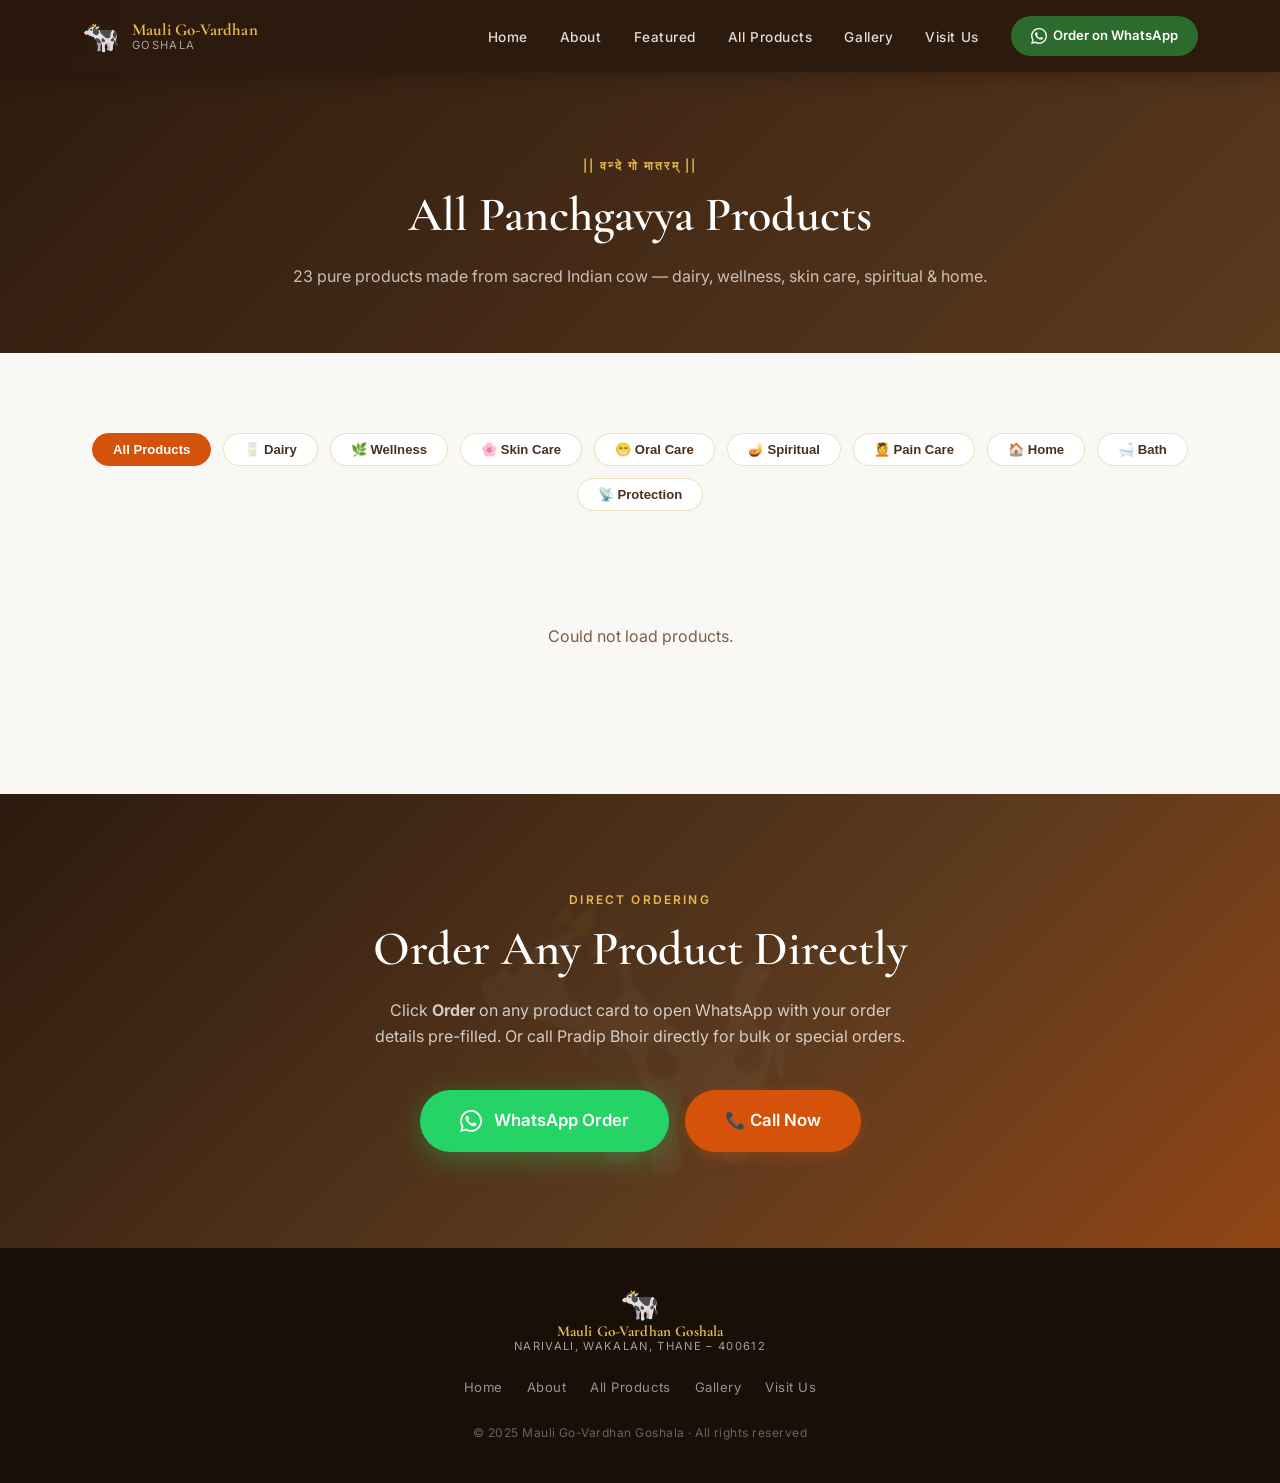
<file: products.html>
<!DOCTYPE html>
<html lang="en">
<head>
  <meta charset="UTF-8" />
  <meta name="viewport" content="width=device-width, initial-scale=1.0" />
  <title>All Products – Mauli Go-Vardhan Goshala</title>
  <link rel="preconnect" href="https://fonts.googleapis.com" />
  <link rel="preconnect" href="https://fonts.gstatic.com" crossorigin />
  <link href="https://fonts.googleapis.com/css2?family=Tiro+Devanagari+Sanskrit:ital@0;1&family=Cormorant+Garamond:ital,wght@0,300;0,400;0,600;0,700;1,300;1,400&family=Inter:wght@300;400;500;600&display=swap" rel="stylesheet" />
  <link rel="stylesheet" href="style.css" />
</head>
<body>

  <!-- NAV -->
  <nav id="navbar">
    <div class="nav-inner">
      <a href="index.html" class="nav-brand">
        <span class="brand-symbol">🐄</span>
        <span class="brand-text">
          <span class="brand-name">Mauli Go-Vardhan</span>
          <span class="brand-sub">Goshala</span>
        </span>
      </a>
      <ul class="nav-links" id="navLinks">
        <li><a href="index.html">Home</a></li>
        <li><a href="index.html#about">About</a></li>
        <li><a href="index.html#products">Featured</a></li>
        <li><a href="products.html" class="active">All Products</a></li>
        <li><a href="index.html#gallery">Gallery</a></li>
        <li><a href="index.html#locate">Visit Us</a></li>
      </ul>
      <a href="https://wa.me/919870832979?text=Namaste%2C%20I%20would%20like%20to%20order%20from%20Mauli%20Go-Vardhan%20Goshala." target="_blank" class="nav-cta">
        <svg width="16" height="16" viewBox="0 0 24 24" fill="currentColor"><path d="M17.472 14.382c-.297-.149-1.758-.867-2.03-.967-.273-.099-.471-.148-.67.15-.197.297-.767.966-.94 1.164-.173.199-.347.223-.644.075-.297-.15-1.255-.463-2.39-1.475-.883-.788-1.48-1.761-1.653-2.059-.173-.297-.018-.458.13-.606.134-.133.298-.347.446-.52.149-.174.198-.298.298-.497.099-.198.05-.371-.025-.52-.075-.149-.669-1.612-.916-2.207-.242-.579-.487-.5-.669-.51-.173-.008-.371-.01-.57-.01-.198 0-.52.074-.792.372-.272.297-1.04 1.016-1.04 2.479 0 1.462 1.065 2.875 1.213 3.074.149.198 2.096 3.2 5.077 4.487.709.306 1.262.489 1.694.625.712.227 1.36.195 1.871.118.571-.085 1.758-.719 2.006-1.413.248-.694.248-1.289.173-1.413-.074-.124-.272-.198-.57-.347m-5.421 7.403h-.004a9.87 9.87 0 01-5.031-1.378l-.361-.214-3.741.982.998-3.648-.235-.374a9.86 9.86 0 01-1.51-5.26c.001-5.45 4.436-9.884 9.888-9.884 2.64 0 5.122 1.03 6.988 2.898a9.825 9.825 0 012.893 6.994c-.003 5.45-4.437 9.884-9.885 9.884m8.413-18.297A11.815 11.815 0 0012.05 0C5.495 0 .16 5.335.157 11.892c0 2.096.547 4.142 1.588 5.945L.057 24l6.305-1.654a11.882 11.882 0 005.683 1.448h.005c6.554 0 11.89-5.335 11.893-11.893a11.821 11.821 0 00-3.48-8.413z"/></svg>
        Order on WhatsApp
      </a>
      <button class="hamburger" id="hamburger" aria-label="Open menu">
        <span></span><span></span><span></span>
      </button>
    </div>
  </nav>

  <!-- HERO -->
  <section class="products-page-hero">
    <div class="container">
      <p class="section-eyebrow">|| वन्दे गो मातरम् ||</p>
      <h1 class="section-title">All Panchgavya Products</h1>
      <p>23 pure products made from sacred Indian cow — dairy, wellness, skin care, spiritual & home.</p>
    </div>
  </section>

  <!-- FILTER + PRODUCTS -->
  <section class="all-products-section">
    <div class="container">
      <div class="products-filter">
        <button class="filter-btn active" data-tag="all">All Products</button>
        <button class="filter-btn" data-tag="Dairy">🥛 Dairy</button>
        <button class="filter-btn" data-tag="Wellness">🌿 Wellness</button>
        <button class="filter-btn" data-tag="Skin Care">🌸 Skin Care</button>
        <button class="filter-btn" data-tag="Oral Care">😁 Oral Care</button>
        <button class="filter-btn" data-tag="Spiritual">🪔 Spiritual</button>
        <button class="filter-btn" data-tag="Pain Care">💆 Pain Care</button>
        <button class="filter-btn" data-tag="Home">🏠 Home</button>
        <button class="filter-btn" data-tag="Bath">🛁 Bath</button>
        <button class="filter-btn" data-tag="Protection">📡 Protection</button>
      </div>
      <div id="allLoading" style="text-align:center;padding:4rem;color:var(--text-soft);">
        <div style="font-size:2.5rem;margin-bottom:1rem;">🐄</div>
        <p>Loading products...</p>
      </div>
      <div class="all-products-grid" id="allProductsGrid" style="display:none;"></div>
      </div>
  </section>

  <!-- CTA -->
  <section class="contact-cta">
    <div class="container cta-inner">
      <p class="section-eyebrow" style="color:var(--gold-light)">Direct Ordering</p>
      <h2 class="section-title" style="color:#fff">Order Any Product Directly</h2>
      <p style="color:rgba(255,255,255,0.75);max-width:540px;margin:1rem auto 2.5rem">
        Click <strong>Order</strong> on any product card to open WhatsApp with your order details pre-filled. Or call Pradip Bhoir directly for bulk or special orders.
      </p>
      <div style="display:flex;gap:1rem;justify-content:center;flex-wrap:wrap;">
        <a href="https://wa.me/919870832979?text=Namaste%20Pradip%20ji%2C%20I%20would%20like%20to%20place%20a%20bulk%20order%20for%20Mauli%20Goshala%20products." target="_blank" class="btn-whatsapp-large">
          <svg width="22" height="22" viewBox="0 0 24 24" fill="currentColor"><path d="M17.472 14.382c-.297-.149-1.758-.867-2.03-.967-.273-.099-.471-.148-.67.15-.197.297-.767.966-.94 1.164-.173.199-.347.223-.644.075-.297-.15-1.255-.463-2.39-1.475-.883-.788-1.48-1.761-1.653-2.059-.173-.297-.018-.458.13-.606.134-.133.298-.347.446-.52.149-.174.198-.298.298-.497.099-.198.05-.371-.025-.52-.075-.149-.669-1.612-.916-2.207-.242-.579-.487-.5-.669-.51-.173-.008-.371-.01-.57-.01-.198 0-.52.074-.792.372-.272.297-1.04 1.016-1.04 2.479 0 1.462 1.065 2.875 1.213 3.074.149.198 2.096 3.2 5.077 4.487.709.306 1.262.489 1.694.625.712.227 1.36.195 1.871.118.571-.085 1.758-.719 2.006-1.413.248-.694.248-1.289.173-1.413-.074-.124-.272-.198-.57-.347m-5.421 7.403h-.004a9.87 9.87 0 01-5.031-1.378l-.361-.214-3.741.982.998-3.648-.235-.374a9.86 9.86 0 01-1.51-5.26c.001-5.45 4.436-9.884 9.888-9.884 2.64 0 5.122 1.03 6.988 2.898a9.825 9.825 0 012.893 6.994c-.003 5.45-4.437 9.884-9.885 9.884m8.413-18.297A11.815 11.815 0 0012.05 0C5.495 0 .16 5.335.157 11.892c0 2.096.547 4.142 1.588 5.945L.057 24l6.305-1.654a11.882 11.882 0 005.683 1.448h.005c6.554 0 11.89-5.335 11.893-11.893a11.821 11.821 0 00-3.48-8.413z"/></svg>
          WhatsApp Order
        </a>
        <a href="tel:+919870832979" class="btn btn-primary" style="font-size:1.05rem;padding:1.1rem 2.5rem;">
          📞 Call Now
        </a>
      </div>
    </div>
  </section>

  <!-- FOOTER -->
  <footer class="footer">
    <div class="container footer-inner">
      <div class="footer-brand">
        <span class="brand-symbol" style="font-size:2rem;">🐄</span>
        <span class="brand-text">
          <span class="brand-name">Mauli Go-Vardhan Goshala</span>
          <span class="brand-sub">Narivali, Wakalan, Thane – 400612</span>
        </span>
      </div>
      <div class="footer-links">
        <a href="index.html">Home</a>
        <a href="index.html#about">About</a>
        <a href="products.html">All Products</a>
        <a href="index.html#gallery">Gallery</a>
        <a href="index.html#locate">Visit Us</a>
      </div>
      <p class="footer-copy">© 2025 Mauli Go-Vardhan Goshala · All rights reserved</p>
    </div>
  </footer>

  <!-- MODAL -->
  <div class="modal-backdrop" id="modalBackdrop">
    <div class="modal" id="productModal">
      <button class="modal-close" id="modalClose">✕</button>
      <div class="modal-body" id="modalBody"></div>
    </div>
  </div>

  <script src="script.js"></script>
  <script type="module">
  const SB_URL = 'https://nhiganjgelfwtukniwqq.supabase.co';
  const SB_KEY = 'eyJhbGciOiJIUzI1NiIsInR5cCI6IkpXVCJ9.eyJpc3MiOiJzdXBhYmFzZSIsInJlZiI6Im5oaWdhbmpnZWxmd3R1a25pd3FxIiwicm9sZSI6ImFub24iLCJpYXQiOjE3ODE1ODg0NDUsImV4cCI6MjA5NzE2NDQ0NX0.Sz1vWmxX9j1e5fUMwN5HlCrOunYPkjhDI7YQvJYsXyc';
  let allProds = [];

  function makeCard(p) {
    const wa = encodeURIComponent(p.whatsapp_msg || `Namaste Pradip ji 🙏\n\nI am interested in ordering:\n*${p.name}*\nPrice: ${p.price}\n\nPlease confirm. Thank you!`);
    const img = p.image_url
      ? `<img src="${p.image_url}" alt="${p.name}" style="width:100%;height:100%;object-fit:cover;display:block;">`
      : (p.emoji || '🛍️');
    const nameE = (p.name||'').replace(/'/g,"\\'").replace(/"/g,'&quot;');
    const descE = (p.description||'').replace(/'/g,"\\'").replace(/"/g,'&quot;');
    const iconE = p.image_url ? p.image_url.replace(/'/g,"\\'") : (p.emoji||'🛍️');
    const isImg = !!p.image_url;
    return `
      <div class="product-card" data-tag="${p.tag||''}">
        ${p.badge ? `<div class="product-card-tag">${p.badge}</div>` : ''}
        <div class="product-icon-wrap">${img}</div>
        <div class="product-body">
          <p class="product-category">${p.tag||''}</p>
          <h3 class="product-name">${p.name}</h3>
          <p class="product-desc">${p.description||''}</p>
        </div>
        <div class="product-footer">
          <span class="product-price">${p.price}</span>
          <div class="product-actions">
            <button class="btn btn-outline-saffron" onclick="openModal(this)"
              data-name="${p.name||''}"
              data-tag="${p.tag||''}"
              data-price="${p.price||''}"
              data-desc="${p.description||''}"
              data-img="${p.image_url||''}"
              data-emoji="${p.emoji||'🛍️'}">Know More</button>
            <a href="https://wa.me/919870832979?text=${wa}" target="_blank" class="btn btn-wa">🟢 Order</a>
          </div>
        </div>
      </div>`;
  }

  function renderGrid(list) {
    const grid = document.getElementById('allProductsGrid');
    if (!list.length) { grid.innerHTML = '<p style="text-align:center;color:var(--text-soft);padding:2rem;">No products found.</p>'; return; }
    grid.innerHTML = list.map(makeCard).join('');
  }

  async function loadAll() {
    try {
      const res = await fetch(
        `${SB_URL}/rest/v1/products?is_active=eq.true&order=id.asc`,
        { headers: { 'apikey': SB_KEY, 'Authorization': 'Bearer ' + SB_KEY } }
      );
      allProds = await res.json();
      document.getElementById('allLoading').style.display = 'none';
      document.getElementById('allProductsGrid').style.display = 'grid';
      renderGrid(allProds);
    } catch(e) {
      document.getElementById('allLoading').innerHTML = '<p>Could not load products.</p>';
    }
  }

  // Filter buttons
  document.querySelectorAll('.filter-btn').forEach(btn => {
    btn.addEventListener('click', () => {
      document.querySelectorAll('.filter-btn').forEach(b => b.classList.remove('active'));
      btn.classList.add('active');
      const tag = btn.dataset.tag;
      renderGrid(tag === 'all' ? allProds : allProds.filter(p => p.tag === tag));
    });
  });

  loadAll();
  </script>
</body>
</html>
</file>
<file: style.css>
/* ══════════════════════════════════════════════
   TOKENS
══════════════════════════════════════════════ */
:root {
  --saffron:       #D4520A;
  --saffron-light: #F06A1A;
  --gold:          #B8860B;
  --gold-light:    #E5B94A;
  --gold-pale:     #F5E6C0;
  --cream:         #FBF6EC;
  --earth:         #2C1A0E;
  --earth-mid:     #5C3A1E;
  --earth-light:   #8C6040;
  --green-sacred:  #2D6A2D;
  --green-light:   #4A9B4A;
  --white:         #FFFFFF;
  --off-white:     #FAF8F4;
  --text-dark:     #1A0F06;
  --text-mid:      #4A3020;
  --text-soft:     #7A5E48;

  --font-display: 'Cormorant Garamond', serif;
  --font-devanagari: 'Tiro Devanagari Sanskrit', serif;
  --font-body:    'Inter', sans-serif;

  --radius-sm:    6px;
  --radius-md:    12px;
  --radius-lg:    20px;
  --radius-pill:  999px;

  --shadow-soft:  0 4px 24px rgba(44,26,14,0.10);
  --shadow-mid:   0 8px 40px rgba(44,26,14,0.16);
  --shadow-heavy: 0 16px 64px rgba(44,26,14,0.24);

  --transition: 0.3s cubic-bezier(0.4,0,0.2,1);
}

/* ══════════════════════════════════════════════
   RESET & BASE
══════════════════════════════════════════════ */
*, *::before, *::after { box-sizing: border-box; margin: 0; padding: 0; }
html { scroll-behavior: smooth; }
body {
  font-family: var(--font-body);
  background: var(--off-white);
  color: var(--text-dark);
  line-height: 1.65;
  overflow-x: hidden;
}
img { display: block; width: 100%; object-fit: cover; }
a { text-decoration: none; color: inherit; }
ul { list-style: none; }

.container {
  max-width: 1180px;
  margin: 0 auto;
  padding: 0 2rem;
}

/* ══════════════════════════════════════════════
   TYPOGRAPHY HELPERS
══════════════════════════════════════════════ */
.section-eyebrow {
  font-family: var(--font-body);
  font-size: 0.75rem;
  font-weight: 600;
  letter-spacing: 0.18em;
  text-transform: uppercase;
  color: var(--saffron);
  margin-bottom: 0.75rem;
}
.section-title {
  font-family: var(--font-display);
  font-size: clamp(2rem, 4vw, 3rem);
  font-weight: 600;
  line-height: 1.15;
  color: var(--earth);
  margin-bottom: 1.25rem;
}
.section-desc {
  max-width: 640px;
  color: var(--text-soft);
  font-size: 1.05rem;
}
.section-header {
  text-align: center;
  margin-bottom: 3.5rem;
}
.section-header .section-title { margin: 0 auto 1rem; }
.section-header .section-desc { margin: 0 auto; }

/* ══════════════════════════════════════════════
   BUTTONS
══════════════════════════════════════════════ */
.btn {
  display: inline-flex;
  align-items: center;
  gap: 0.5rem;
  padding: 0.85rem 2rem;
  border-radius: var(--radius-pill);
  font-family: var(--font-body);
  font-size: 0.9rem;
  font-weight: 600;
  cursor: pointer;
  transition: var(--transition);
  border: none;
}
.btn-primary {
  background: var(--saffron);
  color: var(--white);
  box-shadow: 0 4px 16px rgba(212,82,10,0.30);
}
.btn-primary:hover {
  background: var(--saffron-light);
  transform: translateY(-2px);
  box-shadow: 0 6px 24px rgba(212,82,10,0.40);
}
.btn-ghost {
  background: transparent;
  color: var(--white);
  border: 1.5px solid rgba(255,255,255,0.55);
}
.btn-ghost:hover {
  background: rgba(255,255,255,0.12);
  border-color: rgba(255,255,255,0.8);
}
.btn-gold {
  background: var(--gold);
  color: var(--white);
}
.btn-gold:hover { background: var(--gold-light); }
.btn-wa {
  background: #25D366;
  color: var(--white);
  font-size: 0.82rem;
  padding: 0.65rem 1.25rem;
  box-shadow: 0 2px 12px rgba(37,211,102,0.30);
}
.btn-wa:hover { background: #1EB858; transform: translateY(-1px); }
.btn-outline-saffron {
  background: transparent;
  color: var(--saffron);
  border: 1.5px solid var(--saffron);
  font-size: 0.82rem;
  padding: 0.65rem 1.25rem;
}
.btn-outline-saffron:hover {
  background: var(--saffron);
  color: var(--white);
}
.btn-whatsapp-large {
  background: #25D366;
  color: var(--white);
  font-size: 1.05rem;
  padding: 1.1rem 2.5rem;
  border-radius: var(--radius-pill);
  display: inline-flex;
  align-items: center;
  gap: 0.75rem;
  font-weight: 600;
  box-shadow: 0 6px 28px rgba(37,211,102,0.35);
  transition: var(--transition);
}
.btn-whatsapp-large:hover {
  background: #1EB858;
  transform: translateY(-3px);
  box-shadow: 0 10px 36px rgba(37,211,102,0.45);
}

/* ══════════════════════════════════════════════
   NAV
══════════════════════════════════════════════ */
#navbar {
  position: fixed;
  top: 0; left: 0; right: 0;
  z-index: 1000;
  transition: background var(--transition), box-shadow var(--transition);
  padding: 0;
}
#navbar.scrolled {
  background: rgba(44,26,14,0.97);
  box-shadow: 0 2px 24px rgba(0,0,0,0.3);
  backdrop-filter: blur(12px);
}
.nav-inner {
  max-width: 1180px;
  margin: 0 auto;
  padding: 0 2rem;
  height: 72px;
  display: flex;
  align-items: center;
  gap: 2rem;
}
.nav-brand {
  display: flex;
  align-items: center;
  gap: 0.75rem;
  flex-shrink: 0;
}
.brand-symbol { font-size: 1.9rem; line-height: 1; }
.brand-text {
  display: flex;
  flex-direction: column;
  line-height: 1.15;
}
.brand-name {
  font-family: var(--font-display);
  font-size: 1.05rem;
  font-weight: 700;
  color: var(--gold-light);
  letter-spacing: 0.01em;
}
.brand-sub {
  font-size: 0.7rem;
  letter-spacing: 0.12em;
  text-transform: uppercase;
  color: rgba(255,255,255,0.6);
}
.nav-links {
  display: flex;
  align-items: center;
  gap: 2rem;
  margin-left: auto;
}
.nav-links a {
  font-size: 0.85rem;
  font-weight: 500;
  letter-spacing: 0.04em;
  color: rgba(255,255,255,0.85);
  transition: color var(--transition);
  position: relative;
}
.nav-links a::after {
  content: '';
  position: absolute;
  bottom: -4px; left: 0; right: 0;
  height: 1.5px;
  background: var(--gold-light);
  transform: scaleX(0);
  transition: transform var(--transition);
  transform-origin: left;
}
.nav-links a:hover, .nav-links a:hover::after { color: var(--gold-light); }
.nav-links a:hover::after { transform: scaleX(1); }
.nav-cta {
  background: var(--green-sacred);
  color: var(--white) !important;
  padding: 0.6rem 1.25rem;
  border-radius: var(--radius-pill);
  font-size: 0.82rem;
  font-weight: 600;
  display: inline-flex;
  align-items: center;
  gap: 0.4rem;
  flex-shrink: 0;
  transition: background var(--transition);
}
.nav-cta:hover { background: var(--green-light); }
.hamburger {
  display: none;
  flex-direction: column;
  gap: 5px;
  background: none;
  border: none;
  cursor: pointer;
  margin-left: auto;
  padding: 4px;
}
.hamburger span {
  display: block;
  width: 24px; height: 2px;
  background: var(--white);
  border-radius: 2px;
  transition: var(--transition);
}

/* ══════════════════════════════════════════════
   HERO
══════════════════════════════════════════════ */
.hero {
  position: relative;
  height: 100vh;
  min-height: 600px;
  display: flex;
  align-items: center;
  justify-content: center;
  text-align: center;
  overflow: hidden;
}
.hero-video-wrap {
  position: absolute;
  inset: 0;
  pointer-events: none;
}
.hero-video-wrap iframe {
  position: absolute;
  top: 50%; left: 50%;
  transform: translate(-50%, -50%);
  width: 177.78vh;
  height: 100vh;
  min-width: 100%;
  min-height: 56.25vw;
  border: none;
}
.hero-overlay {
  position: absolute;
  inset: 0;
  background: linear-gradient(
    to bottom,
    rgba(44,26,14,0.55) 0%,
    rgba(44,26,14,0.30) 40%,
    rgba(44,26,14,0.70) 100%
  );
}
.hero-content {
  position: relative;
  z-index: 2;
  padding: 0 1.5rem;
  animation: heroFadeUp 1.2s ease both;
}
@keyframes heroFadeUp {
  from { opacity:0; transform: translateY(30px); }
  to   { opacity:1; transform: translateY(0); }
}
.hero-eyebrow {
  font-family: var(--font-devanagari);
  font-size: 1.1rem;
  color: var(--gold-light);
  letter-spacing: 0.1em;
  margin-bottom: 1rem;
  opacity: 0.9;
}
.hero-title {
  font-family: var(--font-display);
  font-size: clamp(3rem, 8vw, 6.5rem);
  font-weight: 700;
  line-height: 1.05;
  color: var(--white);
  margin-bottom: 1.25rem;
  text-shadow: 0 2px 24px rgba(0,0,0,0.4);
}
.hero-title em {
  color: var(--gold-light);
  font-style: italic;
}
.hero-sub {
  font-size: clamp(0.9rem, 2vw, 1.15rem);
  color: rgba(255,255,255,0.82);
  max-width: 560px;
  margin: 0 auto 2.5rem;
  letter-spacing: 0.02em;
}
.hero-actions {
  display: flex;
  gap: 1rem;
  justify-content: center;
  flex-wrap: wrap;
}
.hero-scroll-hint {
  position: absolute;
  bottom: 2.5rem; left: 50%;
  transform: translateX(-50%);
  display: flex;
  flex-direction: column;
  align-items: center;
  gap: 0.5rem;
  color: rgba(255,255,255,0.55);
  font-size: 0.7rem;
  letter-spacing: 0.15em;
  text-transform: uppercase;
  z-index: 2;
  animation: scrollBob 2s ease-in-out infinite;
}
@keyframes scrollBob {
  0%,100% { transform: translateX(-50%) translateY(0); }
  50%      { transform: translateX(-50%) translateY(6px); }
}
.scroll-line {
  width: 1px; height: 40px;
  background: linear-gradient(to bottom, rgba(255,255,255,0.6), transparent);
}

/* Hero video controls */
.hero-video-controls {
  position: absolute;
  top: 88px;
  right: 2rem;
  z-index: 10;
  display: flex;
  align-items: center;
  gap: 0.6rem;
}
.hero-ctrl-btn {
  display: inline-flex;
  align-items: center;
  gap: 0.45rem;
  background: rgba(255,255,255,0.12);
  border: 1px solid rgba(255,255,255,0.28);
  color: var(--white);
  border-radius: var(--radius-pill);
  padding: 0.5rem 0.9rem;
  cursor: pointer;
  font-size: 0.8rem;
  font-family: var(--font-body);
  font-weight: 500;
  letter-spacing: 0.03em;
  backdrop-filter: blur(10px);
  transition: background var(--transition), border-color var(--transition), transform var(--transition);
  text-decoration: none;
  white-space: nowrap;
}
.hero-ctrl-btn:hover {
  background: rgba(255,255,255,0.22);
  border-color: rgba(255,255,255,0.55);
  transform: translateY(-1px);
}
.hero-ctrl-btn svg { flex-shrink: 0; }
.hero-yt-btn {
  background: rgba(255,0,0,0.18);
  border-color: rgba(255,80,80,0.40);
}
.hero-yt-btn:hover {
  background: rgba(255,0,0,0.35);
  border-color: rgba(255,80,80,0.7);
}
@media (max-width: 500px) {
  .hero-video-controls { top: 80px; right: 1rem; gap: 0.4rem; }
  .hero-ctrl-btn { padding: 0.45rem 0.7rem; font-size: 0.72rem; }
  .hero-yt-btn span { display: none; }
}

/* ══════════════════════════════════════════════
   TRUST BAR
══════════════════════════════════════════════ */
.trust-bar {
  background: var(--earth);
  padding: 0;
}
.trust-inner {
  max-width: 1180px;
  margin: 0 auto;
  padding: 0 2rem;
  display: flex;
  align-items: center;
  justify-content: center;
  gap: 0;
}
.trust-item {
  flex: 1;
  display: flex;
  flex-direction: column;
  align-items: center;
  gap: 0.2rem;
  padding: 1.5rem 1rem;
  text-align: center;
}
.trust-num {
  font-family: var(--font-display);
  font-size: 1.9rem;
  font-weight: 700;
  color: var(--gold-light);
  line-height: 1;
}
.trust-item span:last-child {
  font-size: 0.72rem;
  letter-spacing: 0.1em;
  text-transform: uppercase;
  color: rgba(255,255,255,0.6);
}
.trust-divider {
  width: 1px;
  height: 40px;
  background: rgba(255,255,255,0.15);
  flex-shrink: 0;
}

/* ══════════════════════════════════════════════
   ABOUT
══════════════════════════════════════════════ */
.about {
  padding: 6rem 0;
  background: var(--cream);
}
.about-grid {
  display: grid;
  grid-template-columns: 1fr 1fr;
  gap: 5rem;
  align-items: center;
}
.about-visual { position: relative; }
.about-img-frame {
  border-radius: var(--radius-lg);
  overflow: visible;        /* let badge peek out */
  aspect-ratio: 4/5;
  box-shadow: var(--shadow-heavy);
  position: relative;
}
/* actual clipping box sits inside so badge is not cut */
.about-img-frame > img {
  display: block;
  width: 100%;
  height: 100%;
  object-fit: cover;
  /* object-position: center; */
   object-position: left center;
  border-radius: var(--radius-lg);
  position: relative;
  z-index: 1;
}
.about-img-frame::before {
  content: '';
  position: absolute;
  inset: -6px;
  border: 2px solid var(--gold);
  border-radius: calc(var(--radius-lg) + 6px);
  opacity: 0.4;
  z-index: 0;
  pointer-events: none;
}
.about-visual { position: relative; padding-bottom: 2.5rem; padding-right: 1.5rem; }
.about-badge {
  position: absolute;
  bottom: 0; right: 0;
  background: var(--white);
  border: 1px solid var(--gold-pale);
  border-radius: var(--radius-md);
  padding: 0.9rem 1.25rem;
  display: flex;
  align-items: center;
  gap: 0.6rem;
  font-size: 0.82rem;
  font-weight: 600;
  color: var(--earth-mid);
  box-shadow: var(--shadow-soft);
  z-index: 2;
}
.about-badge .badge-icon { font-size: 1.4rem; }
.about-text p {
  color: var(--text-mid);
  margin-bottom: 1rem;
  font-size: 1.02rem;
}
.about-contact {
  display: flex;
  flex-wrap: wrap;
  gap: 0.75rem;
  margin-top: 2rem;
}
.contact-pill {
  display: inline-flex;
  align-items: center;
  gap: 0.4rem;
  background: var(--white);
  border: 1px solid var(--gold-pale);
  border-radius: var(--radius-pill);
  padding: 0.65rem 1.25rem;
  font-size: 0.88rem;
  font-weight: 600;
  color: var(--earth-mid);
  transition: var(--transition);
  box-shadow: var(--shadow-soft);
}
.contact-pill:hover {
  background: var(--saffron);
  color: var(--white);
  border-color: var(--saffron);
  transform: translateY(-1px);
}

/* ══════════════════════════════════════════════
   PRODUCTS
══════════════════════════════════════════════ */
.products {
  padding: 6rem 0;
  background: var(--off-white);
}
.products-grid {
  display: grid;
  grid-template-columns: repeat(3, 1fr);
  gap: 2rem;
}
.product-card {
  background: var(--white);
  border-radius: var(--radius-lg);
  border: 1px solid rgba(184,134,11,0.12);
  overflow: hidden;
  display: flex;
  flex-direction: column;
  box-shadow: 0 2px 16px rgba(44,26,14,0.07);
  transition: transform var(--transition), box-shadow var(--transition);
  position: relative;
  height: 100%;
  transform: translateZ(0);
  -webkit-mask-image: -webkit-radial-gradient(white, black);
  mask-image: radial-gradient(white, black);
}
.product-card:hover {
  transform: translateY(-5px) translateZ(0);
  box-shadow: 0 8px 32px rgba(44,26,14,0.13);
}

/* image area — fixed height always */
.product-icon-wrap {
  background: #f7f2ea;
  height: 180px;
  min-height: 180px;
  max-height: 180px;
  display: flex;
  align-items: center;
  justify-content: center;
  font-size: 4rem;
  position: relative;
  overflow: hidden;
  flex-shrink: 0;
  border-radius: 0;
}
.product-icon-wrap img {
  width: 100%;
  height: 100%;
  object-fit: cover;
  object-position: center;
  display: block;
}

/* badge top right */
.product-card-tag {
  position: absolute;
  top: 0.75rem; right: 0.75rem;
  background: var(--gold);
  color: var(--white);
  font-size: 0.62rem;
  font-weight: 700;
  letter-spacing: 0.12em;
  text-transform: uppercase;
  padding: 0.25rem 0.75rem;
  border-radius: var(--radius-pill);
  z-index: 2;
  max-width: 120px;
  overflow: hidden;
  text-overflow: ellipsis;
  white-space: nowrap;
}

/* body — flex grow so footer always at bottom */
.product-body {
  padding: 1rem 1.25rem 0.5rem;
  flex: 1;
  display: flex;
  flex-direction: column;
}

/* category eyebrow */
.product-category {
  font-size: 0.65rem;
  font-weight: 700;
  letter-spacing: 0.14em;
  text-transform: uppercase;
  color: var(--saffron);
  margin-bottom: 0.4rem;
}

.product-name {
  font-family: var(--font-display);
  font-size: 1.15rem;
  font-weight: 600;
  color: var(--earth);
  margin-bottom: 0.5rem;
  line-height: 1.25;
}

/* description — fixed 2 lines always */
.product-desc {
  font-size: 0.82rem;
  color: var(--text-soft);
  line-height: 1.55;
  display: -webkit-box;
  -webkit-line-clamp: 2;
  -webkit-box-orient: vertical;
  overflow: hidden;
  flex: 1;
}

/* footer — always at bottom */
.product-footer {
  padding: 0.85rem 1.25rem 1.1rem;
  border-top: 1px solid rgba(184,134,11,0.10);
  margin-top: auto;
}
.product-price {
  font-family: var(--font-display);
  font-size: 1.2rem;
  font-weight: 700;
  color: var(--saffron);
  margin-bottom: 0.75rem;
  display: block;
}
.product-price span {
  font-size: 0.78rem;
  font-weight: 400;
  color: var(--text-soft);
  font-family: var(--font-body);
}
.product-actions {
  display: flex;
  gap: 0.5rem;
}
.product-price {
  font-family: var(--font-display);
  font-size: 1.3rem;
  font-weight: 700;
  color: var(--gold);
  margin-bottom: 0.75rem;
  display: block;
}
.product-price span {
  font-size: 0.75rem;
  font-weight: 400;
  color: var(--text-soft);
  font-family: var(--font-body);
}
.product-actions {
  display: flex;
  gap: 0.5rem;
}
.products-cta {
  text-align: center;
  margin-top: 3rem;
}

/* ══════════════════════════════════════════════
   GALLERY
══════════════════════════════════════════════ */
.gallery {
  padding: 6rem 0;
  background: var(--earth);
}
.gallery .section-eyebrow { color: var(--gold-light); }
.gallery .section-title { color: var(--white); }
.gallery-grid {
  display: grid;
  grid-template-columns: repeat(3, 1fr);
  grid-template-rows: repeat(2, 240px);
  gap: 1rem;
}
.g-item {
  border-radius: var(--radius-md);
  overflow: hidden;
  position: relative;
  cursor: pointer;
}
.g-item:first-child {
  grid-row: span 2;
}
.g-item img {
  width: 100%; height: 100%;
  object-fit: cover;
  transition: transform 0.5s ease;
}
.g-item:hover img { transform: scale(1.06); }
.g-overlay {
  position: absolute;
  inset: 0;
  background: linear-gradient(to top, rgba(44,26,14,0.75) 0%, transparent 60%);
  display: flex;
  align-items: flex-end;
  padding: 1.2rem;
  opacity: 0;
  transition: opacity var(--transition);
}
.g-item:hover .g-overlay { opacity: 1; }
.g-overlay span {
  color: var(--white);
  font-size: 0.88rem;
  font-weight: 600;
  letter-spacing: 0.04em;
}

/* ══════════════════════════════════════════════
   LIGHTBOX
══════════════════════════════════════════════ */
.lightbox {
  position: fixed;
  inset: 0;
  z-index: 9999;
  background: rgba(0,0,0,0.94);
  display: none;
  align-items: center;
  justify-content: center;
  flex-direction: column;
  padding: 2rem;
}
.lightbox.open { display: flex; }
.lb-img-wrap {
  max-width: 900px;
  max-height: 75vh;
  width: 100%;
  border-radius: var(--radius-md);
  overflow: hidden;
}
.lb-img-wrap img {
  width: 100%;
  height: 100%;
  object-fit: contain;
  border-radius: var(--radius-md);
}
.lb-close, .lb-prev, .lb-next {
  position: absolute;
  background: rgba(255,255,255,0.12);
  border: 1px solid rgba(255,255,255,0.2);
  color: var(--white);
  cursor: pointer;
  border-radius: var(--radius-pill);
  transition: background var(--transition);
  font-size: 1.3rem;
}
.lb-close:hover, .lb-prev:hover, .lb-next:hover { background: var(--saffron); }
.lb-close { top: 1.5rem; right: 1.5rem; width: 42px; height: 42px; }
.lb-prev  { left: 1.5rem; top: 50%; transform: translateY(-50%); width: 48px; height: 48px; }
.lb-next  { right: 1.5rem; top: 50%; transform: translateY(-50%); width: 48px; height: 48px; }
.lb-caption {
  margin-top: 1rem;
  color: rgba(255,255,255,0.7);
  font-size: 0.9rem;
  letter-spacing: 0.05em;
}

/* ══════════════════════════════════════════════
   LOCATE
══════════════════════════════════════════════ */
.locate {
  padding: 6rem 0;
  background: var(--cream);
}
.locate-grid {
  display: grid;
  grid-template-columns: 1fr 1.3fr;
  gap: 4rem;
  align-items: start;
}
.locate-list {
  display: flex;
  flex-direction: column;
  gap: 1.75rem;
  margin-top: 2rem;
}
.locate-list li {
  display: flex;
  gap: 1.2rem;
  align-items: flex-start;
}
.locate-icon {
  font-size: 1.5rem;
  flex-shrink: 0;
  margin-top: 0.1rem;
}
.locate-list strong {
  display: block;
  font-size: 0.78rem;
  letter-spacing: 0.1em;
  text-transform: uppercase;
  color: var(--saffron);
  margin-bottom: 0.3rem;
}
.locate-list p, .locate-list a {
  font-size: 0.95rem;
  color: var(--text-mid);
  line-height: 1.6;
}
.locate-list a:hover { color: var(--saffron); }
.locate-map {
  border-radius: var(--radius-lg);
  overflow: hidden;
  height: 420px;
  box-shadow: var(--shadow-heavy);
  border: 3px solid var(--gold-pale);
}

/* ══════════════════════════════════════════════
   CONTACT CTA
══════════════════════════════════════════════ */
.contact-cta {
  padding: 6rem 2rem;
  background: linear-gradient(135deg, var(--earth) 0%, var(--earth-mid) 60%, var(--saffron) 150%);
  text-align: center;
  position: relative;
  overflow: hidden;
}
.contact-cta::before {
  content: '🐄';
  position: absolute;
  font-size: 18rem;
  opacity: 0.04;
  top: 50%; left: 50%;
  transform: translate(-50%, -50%);
  pointer-events: none;
}
.cta-inner { position: relative; z-index: 1; }

/* ══════════════════════════════════════════════
   FOOTER
══════════════════════════════════════════════ */
.footer {
  background: var(--text-dark);
  padding: 2.5rem 0;
}
.footer-inner {
  display: flex;
  flex-direction: column;
  align-items: center;
  gap: 1.5rem;
  text-align: center;
}
.footer .brand-name { font-size: 0.95rem; }
.footer-links {
  display: flex;
  flex-wrap: wrap;
  gap: 1.5rem;
  justify-content: center;
}
.footer-links a {
  font-size: 0.82rem;
  color: rgba(255,255,255,0.55);
  transition: color var(--transition);
  letter-spacing: 0.04em;
}
.footer-links a:hover { color: var(--gold-light); }
.footer-copy {
  font-size: 0.75rem;
  color: rgba(255,255,255,0.35);
  letter-spacing: 0.04em;
}

/* ══════════════════════════════════════════════
   MODAL
══════════════════════════════════════════════ */
.modal-backdrop {
  position: fixed;
  inset: 0;
  z-index: 5000;
  background: rgba(0,0,0,0.65);
  display: none;
  align-items: center;
  justify-content: center;
  padding: 2rem;
  backdrop-filter: blur(4px);
}
.modal-backdrop.open { display: flex; }
.modal {
  background: var(--white);
  border-radius: var(--radius-lg);
  max-width: 560px;
  width: 100%;
  max-height: 90vh;
  overflow-y: auto;
  position: relative;
  box-shadow: var(--shadow-heavy);
  animation: modalIn 0.35s cubic-bezier(0.4,0,0.2,1);
}
@keyframes modalIn {
  from { opacity: 0; transform: scale(0.92) translateY(20px); }
  to   { opacity: 1; transform: scale(1) translateY(0); }
}
.modal-close {
  position: absolute;
  top: 1rem; right: 1rem;
  background: var(--cream);
  border: none;
  width: 36px; height: 36px;
  border-radius: 50%;
  font-size: 0.9rem;
  cursor: pointer;
  color: var(--text-mid);
  transition: background var(--transition);
  z-index: 1;
}
.modal-close:hover { background: var(--saffron); color: var(--white); }
.modal-body { padding: 2.5rem; }
.modal-icon { font-size: 3.5rem; margin-bottom: 1rem; text-align: center; }
.modal-title {
  font-family: var(--font-display);
  font-size: 1.8rem;
  font-weight: 600;
  color: var(--earth);
  margin-bottom: 0.5rem;
}
.modal-tag {
  display: inline-block;
  background: var(--gold-pale);
  color: var(--gold);
  font-size: 0.72rem;
  font-weight: 700;
  letter-spacing: 0.1em;
  text-transform: uppercase;
  padding: 0.3rem 0.75rem;
  border-radius: var(--radius-pill);
  margin-bottom: 1.25rem;
}
.modal-desc {
  font-size: 1rem;
  color: var(--text-mid);
  line-height: 1.7;
  margin-bottom: 1.25rem;
  border-left: 3px solid var(--saffron);
  padding-left: 1rem;
}
.modal-benefits {
  background: var(--cream);
  border-radius: var(--radius-md);
  padding: 1.25rem 1.5rem;
  margin-bottom: 1.5rem;
}
.modal-benefits h4 {
  font-size: 0.75rem;
  text-transform: uppercase;
  letter-spacing: 0.1em;
  color: var(--saffron);
  margin-bottom: 0.75rem;
}
.modal-benefits ul li {
  font-size: 0.92rem;
  color: var(--text-mid);
  padding: 0.3rem 0;
  padding-left: 1.2rem;
  position: relative;
}
.modal-benefits ul li::before {
  content: '✓';
  position: absolute;
  left: 0;
  color: var(--green-sacred);
  font-weight: 700;
}
.modal-price-row {
  display: flex;
  align-items: center;
  justify-content: space-between;
  margin-bottom: 1.5rem;
}
.modal-price {
  font-family: var(--font-display);
  font-size: 2rem;
  font-weight: 700;
  color: var(--saffron);
}
.modal-actions {
  display: flex;
  gap: 0.75rem;
  flex-wrap: wrap;
}
.modal-actions .btn { flex: 1; justify-content: center; }

/* ══════════════════════════════════════════════
   PRODUCT LISTING PAGE styles (products.html)
══════════════════════════════════════════════ */
.products-page-hero {
  background: linear-gradient(135deg, var(--earth), var(--earth-mid));
  padding: 9rem 2rem 4rem;
  text-align: center;
}
.products-page-hero .section-eyebrow { color: var(--gold-light); }
.products-page-hero .section-title { color: var(--white); }
.products-page-hero p { color: rgba(255,255,255,0.7); margin-top: 0.75rem; }
.all-products-section { padding: 5rem 0; background: var(--off-white); }
.all-products-grid {
  display: grid;
  grid-template-columns: repeat(auto-fill, minmax(300px, 1fr));
  gap: 1.75rem;
}
.products-filter {
  display: flex;
  gap: 0.75rem;
  flex-wrap: wrap;
  justify-content: center;
  margin-bottom: 3rem;
}
.filter-btn {
  background: var(--white);
  border: 1.5px solid rgba(184,134,11,0.25);
  border-radius: var(--radius-pill);
  padding: 0.5rem 1.25rem;
  font-size: 0.82rem;
  font-weight: 600;
  color: var(--text-mid);
  cursor: pointer;
  transition: var(--transition);
}
.filter-btn:hover, .filter-btn.active {
  background: var(--saffron);
  color: var(--white);
  border-color: var(--saffron);
}

/* ══════════════════════════════════════════════
   RESPONSIVE
══════════════════════════════════════════════ */
@media (max-width: 900px) {
  .about-grid, .locate-grid { grid-template-columns: 1fr; gap: 3rem; }
  .about-badge { right: 0.5rem; }
  .products-grid { grid-template-columns: repeat(2, 1fr); }
  .gallery-grid {
    grid-template-columns: repeat(2, 1fr);
    grid-template-rows: unset;
  }
  .g-item:first-child { grid-row: span 1; }
  .trust-inner { flex-wrap: wrap; }
  .trust-divider { display: none; }
}

@media (max-width: 700px) {
  .nav-links, .nav-cta { display: none; }
  .hamburger { display: flex; }
  .nav-links.mobile-open {
    display: flex;
    flex-direction: column;
    position: fixed;
    top: 72px; left: 0; right: 0;
    background: var(--earth);
    padding: 2rem;
    gap: 1.5rem;
    z-index: 999;
    border-top: 1px solid rgba(255,255,255,0.1);
  }
  .nav-links.mobile-open + .nav-cta { display: flex; }
  .products-grid { grid-template-columns: 1fr; }
  .gallery-grid { grid-template-columns: 1fr; }
  .hero-title { font-size: clamp(2.5rem, 12vw, 4rem); }
  .modal-actions .btn { font-size: 0.8rem; padding: 0.7rem 1rem; }
}

/* ══════════════════════════════════════════════
   TESTIMONIALS
══════════════════════════════════════════════ */
.testimonials {
  padding: 6rem 0;
  background: var(--cream);
}
.testimonials-grid {
  display: grid;
  grid-template-columns: repeat(2, 1fr);
  gap: 1.75rem;
}
.testi-card {
  background: var(--white);
  border-radius: var(--radius-lg);
  border: 1px solid rgba(184,134,11,0.15);
  padding: 2rem;
  box-shadow: var(--shadow-soft);
  display: flex;
  flex-direction: column;
  gap: 1rem;
  transition: transform var(--transition), box-shadow var(--transition);
}
.testi-card:hover {
  transform: translateY(-4px);
  box-shadow: var(--shadow-mid);
}
.testi-stars {
  color: var(--gold);
  font-size: 1.1rem;
  letter-spacing: 0.1em;
}
.testi-quote {
  font-family: var(--font-display);
  font-size: 1.05rem;
  font-style: italic;
  color: var(--text-mid);
  line-height: 1.7;
  flex: 1;
  position: relative;
  padding-left: 1.25rem;
  border-left: 3px solid var(--gold-pale);
}
.testi-author {
  display: flex;
  align-items: center;
  gap: 0.85rem;
  border-top: 1px solid rgba(184,134,11,0.10);
  padding-top: 1rem;
}
.testi-avatar {
  width: 42px; height: 42px;
  border-radius: 50%;
  background: linear-gradient(135deg, var(--saffron), var(--gold));
  color: var(--white);
  font-size: 0.8rem;
  font-weight: 700;
  display: flex;
  align-items: center;
  justify-content: center;
  flex-shrink: 0;
  letter-spacing: 0.05em;
}
.testi-author strong {
  display: block;
  font-size: 0.9rem;
  color: var(--earth);
}
.testi-author span {
  font-size: 0.75rem;
  color: var(--text-soft);
}

/* ══════════════════════════════════════════════
   BOOKING / SEVA SECTION
══════════════════════════════════════════════ */
.booking-section {
  padding: 6rem 0;
  background: var(--off-white);
}
.booking-grid {
  display: grid;
  grid-template-columns: repeat(4, 1fr);
  gap: 1.75rem;
}
.booking-card {
  background: var(--white);
  border-radius: var(--radius-lg);
  border: 1px solid rgba(184,134,11,0.15);
  padding: 2.25rem 1.5rem;
  text-align: center;
  display: flex;
  flex-direction: column;
  align-items: center;
  gap: 0.9rem;
  cursor: pointer;
  transition: transform var(--transition), box-shadow var(--transition);
  box-shadow: var(--shadow-soft);
  min-height: 340px;
}
.booking-card:hover {
  transform: translateY(-6px);
  box-shadow: var(--shadow-mid);
  border-color: var(--gold);
}
.booking-card-icon {
  font-size: 3.2rem;
  line-height: 1;
  background: var(--cream);
  width: 88px; height: 88px;
  border-radius: 50%;
  display: flex;
  align-items: center;
  justify-content: center;
  border: 2px solid var(--gold-pale);
  flex-shrink: 0;
}
.booking-card-title {
  font-family: var(--font-display);
  font-size: 1.3rem;
  font-weight: 600;
  color: var(--earth);
  margin: 0;
}
.booking-card-desc {
  font-size: 0.86rem;
  color: var(--text-soft);
  line-height: 1.6;
  margin: 0;
  flex: 1;
}
.booking-card-price {
  font-family: var(--font-display);
  font-size: 1.25rem;
  font-weight: 700;
  color: var(--gold);
}
.booking-btn {
  width: 100%;
  justify-content: center;
  font-size: 0.88rem;
  padding: 0.8rem 1rem;
}

/* ══════════════════════════════════════════════
   FLOATING BUTTONS
══════════════════════════════════════════════ */
.floating-btns {
  position: fixed;
  bottom: 2rem;
  right: 1.75rem;
  display: flex;
  flex-direction: column;
  align-items: flex-end;
  gap: 0.75rem;
  z-index: 999;
}
.fab {
  display: flex;
  align-items: center;
  gap: 0.5rem;
  border-radius: var(--radius-pill);
  padding: 0.7rem 1.1rem 0.7rem 0.9rem;
  font-size: 0.82rem;
  font-weight: 600;
  cursor: pointer;
  border: none;
  box-shadow: 0 4px 20px rgba(0,0,0,0.20);
  transition: transform var(--transition), box-shadow var(--transition);
  text-decoration: none;
  white-space: nowrap;
  letter-spacing: 0.02em;
}
.fab:hover {
  transform: translateY(-2px) scale(1.03);
  box-shadow: 0 8px 28px rgba(0,0,0,0.25);
}
.fab-wa {
  background: #25D366;
  color: var(--white);
}
.fab-puja {
  background: var(--saffron);
  color: var(--white);
  font-size: 1rem;
}
.fab-call {
  background: var(--earth);
  color: var(--white);
}
.fab-label {
  font-size: 0.8rem;
  font-weight: 600;
}

/* ══════════════════════════════════════════════
   BOOKING MODAL EXTRAS
══════════════════════════════════════════════ */
.booking-seva-options {
  display: flex;
  flex-direction: column;
  gap: 0.6rem;
  margin: 1.25rem 0;
}
.seva-option {
  display: flex;
  align-items: center;
  justify-content: space-between;
  background: var(--cream);
  border-radius: var(--radius-md);
  padding: 0.75rem 1rem;
  font-size: 0.88rem;
  color: var(--text-mid);
  border: 1px solid rgba(184,134,11,0.12);
}
.seva-option span { color: var(--gold); font-weight: 600; }

/* ══════════════════════════════════════════════
   RESPONSIVE – new sections
══════════════════════════════════════════════ */
@media (max-width: 900px) {
  .booking-grid { grid-template-columns: repeat(2, 1fr); }
  .testimonials-grid { grid-template-columns: 1fr; }
}
@media (max-width: 600px) {
  .booking-grid { grid-template-columns: 1fr 1fr; gap: 1rem; }
  .booking-card { padding: 1.25rem 0.9rem; }
  .fab-label { display: none; }
  .fab { padding: 0.85rem; border-radius: 50%; width: 52px; height: 52px; justify-content: center; }
}
</file>
